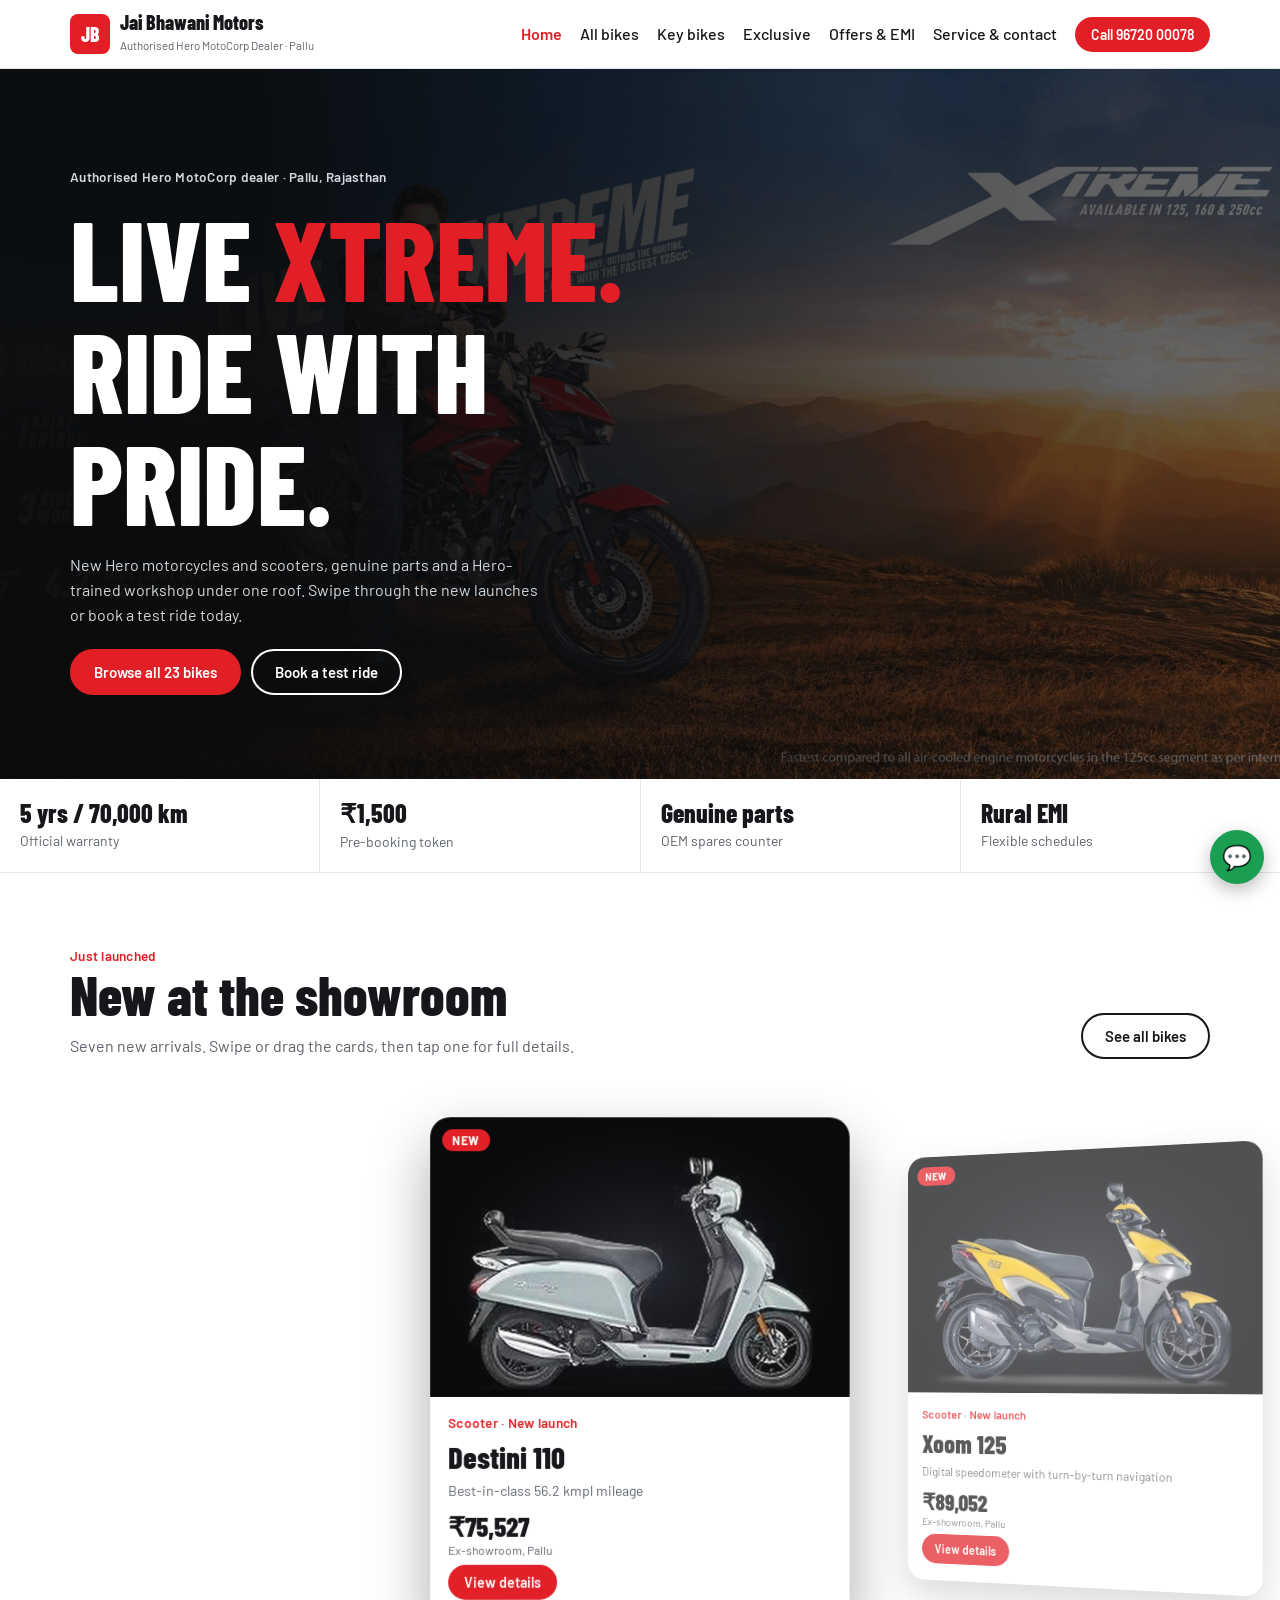
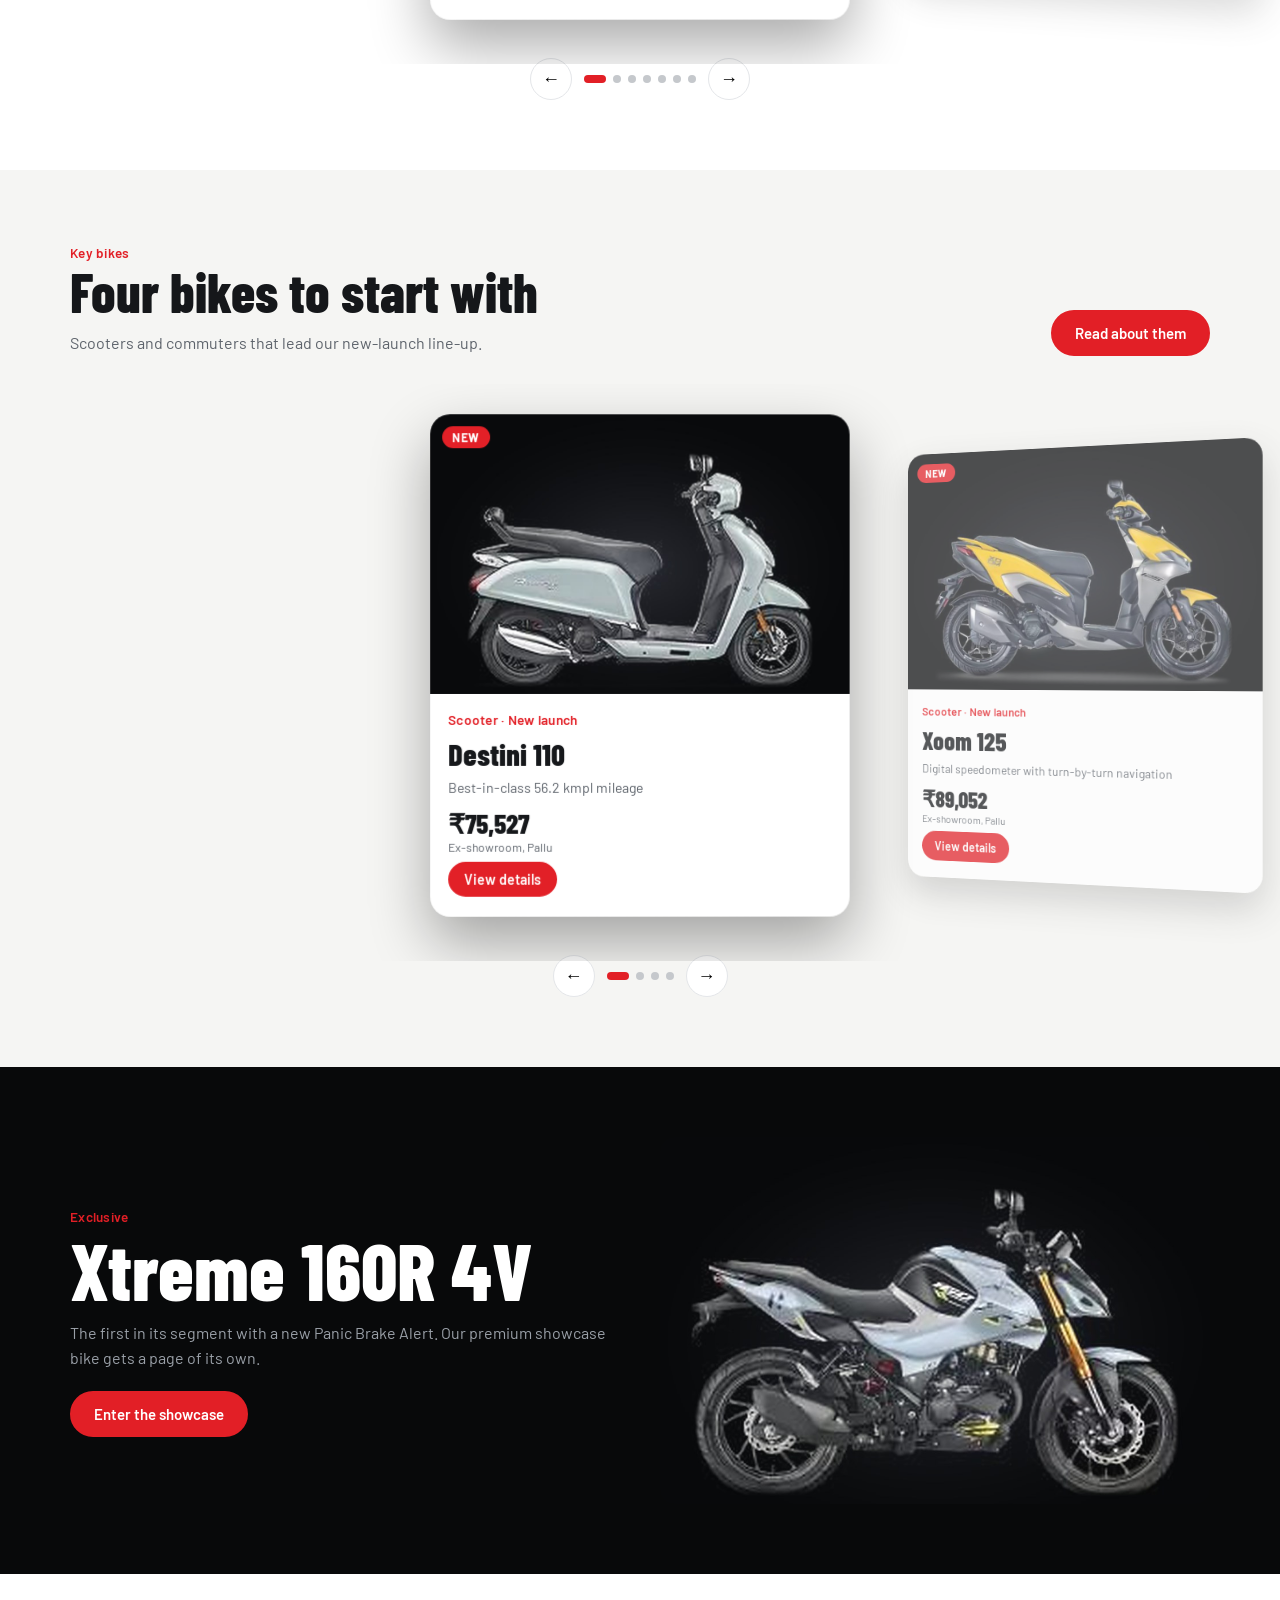
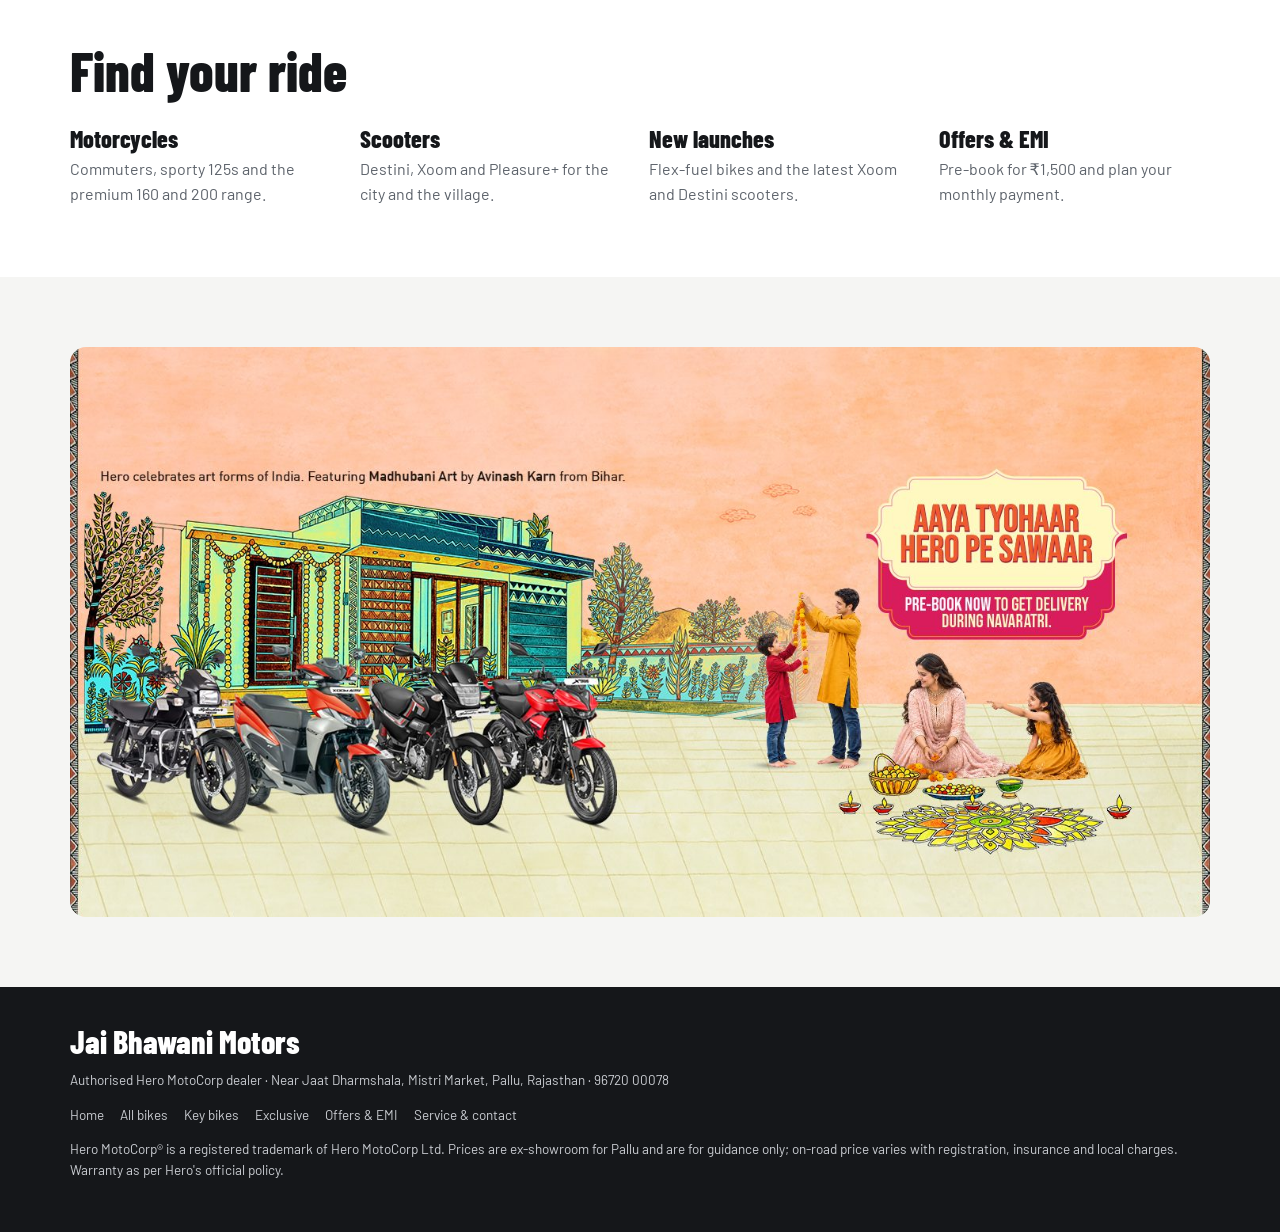
<file: index.html>
<!DOCTYPE html>
<html lang="en"><head><meta charset="UTF-8"><meta name="viewport" content="width=device-width,initial-scale=1,viewport-fit=cover">
<title>Jai Bhawani Motors — Authorised Hero MotoCorp Dealer, Pallu</title><meta name="description" content="New Hero motorcycles and scooters at Jai Bhawani Motors, Pallu. Prices, test rides, EMI and genuine service.">
<link rel="preconnect" href="https://fonts.googleapis.com"><link href="https://fonts.googleapis.com/css2?family=Barlow+Condensed:wght@600;700;800&family=Barlow:wght@400;500;600&display=swap" rel="stylesheet">
<link rel="stylesheet" href="css/style.css"></head>
<body data-page="home">
<header><div class="w nav"><a class="logo" href="index.html"><span class="mark">JB</span><span><b>Jai Bhawani Motors</b><small>Authorised Hero MotoCorp Dealer · Pallu</small></span></a>
<nav class="links" id="links"><a href="index.html" class=on>Home</a><a href="collection.html">All bikes</a><a href="featured.html">Key bikes</a><a href="exclusive.html">Exclusive</a><a href="offers.html">Offers & EMI</a><a href="contact.html">Service & contact</a></nav><a class="btn red sm" href="tel:9672000078">Call 96720 00078</a><button class="burger" id="bg" aria-label="Menu">☰</button></div></header>
<main>
<section class="hero"><img class="bg" src="images/banners/xtreme.jpg" alt=""><div class="w"><p class="tag">Authorised Hero MotoCorp dealer · Pallu, Rajasthan</p><h1>Live <em>Xtreme.</em> Ride with pride.</h1><p>New Hero motorcycles and scooters, genuine parts and a Hero-trained workshop under one roof. Swipe through the new launches or book a test ride today.</p><div class="cta" style="margin-top:22px"><a class="btn red" href="collection.html">Browse all 23 bikes</a><a class="btn light" href="contact.html#enquire">Book a test ride</a></div></div></section>
<div class="trust"><div><b>5 yrs / 70,000 km</b><span>Official warranty</span></div><div><b>₹1,500</b><span>Pre-booking token</span></div><div><b>Genuine parts</b><span>OEM spares counter</span></div><div><b>Rural EMI</b><span>Flexible schedules</span></div></div>
<section class="sec"><div class="w"><div class="head"><div><span class="tag">Just launched</span><h2>New at the showroom</h2><p class="lead">Seven new arrivals. Swipe or drag the cards, then tap one for full details.</p></div><a class="btn" href="collection.html">See all bikes</a></div></div><div data-deck="new" data-cls="" style="overflow:hidden"></div></section>
<section class="sec soft"><div class="w"><div class="head"><div><span class="tag">Key bikes</span><h2>Four bikes to start with</h2><p class="lead">Scooters and commuters that lead our new-launch line-up.</p></div><a class="btn red" href="featured.html">Read about them</a></div></div><div data-deck="featured" style="overflow:hidden"></div></section>
<section class="sec" style="background:#08090a;color:#fff"><div class="w two" style="align-items:center"><div><span class="tag">Exclusive</span><h2 style="font-size:clamp(2.6rem,7vw,5rem)">Xtreme 160R 4V</h2><p class="lead" style="color:#9aa0a8">The first in its segment with a new Panic Brake Alert. Our premium showcase bike gets a page of its own.</p><div class="cta" style="margin-top:20px"><a class="btn red" href="exclusive.html">Enter the showcase</a></div></div><a class="tile" href="exclusive.html"><img src="images/bikes/xtreme-160r-4v.jpg" alt="Xtreme 160R 4V" width="960" height="640" loading="lazy"></a></div></section>
<section class="sec"><div class="w"><h2>Find your ride</h2><div class="offers"><a href="collection.html?type=Motorcycle"><div><b>Motorcycles</b><p>Commuters, sporty 125s and the premium 160 and 200 range.</p></div></a><a href="collection.html?type=Scooter"><div><b>Scooters</b><p>Destini, Xoom and Pleasure+ for the city and the village.</p></div></a><a href="collection.html?type=new"><div><b>New launches</b><p>Flex-fuel bikes and the latest Xoom and Destini scooters.</p></div></a><a href="offers.html"><div><b>Offers &amp; EMI</b><p>Pre-book for ₹1,500 and plan your monthly payment.</p></div></a></div></div></section>
<section class="sec soft"><div class="w"><a class="promo" href="offers.html"><img src="images/banners/festive.jpg" alt="Hero festive campaign: pre-book now to get delivery during Navratri" loading="lazy"></a></div></section></main>
<footer><div class="w"><h3>Jai Bhawani Motors</h3><p>Authorised Hero MotoCorp dealer · Near Jaat Dharmshala, Mistri Market, Pallu, Rajasthan · 96720 00078</p><div class="fl"><a href="index.html" class=on>Home</a><a href="collection.html">All bikes</a><a href="featured.html">Key bikes</a><a href="exclusive.html">Exclusive</a><a href="offers.html">Offers & EMI</a><a href="contact.html">Service & contact</a></div>
<p>Hero MotoCorp® is a registered trademark of Hero MotoCorp Ltd. Prices are ex-showroom for Pallu and are for guidance only; on-road price varies with registration, insurance and local charges. Warranty as per Hero's official policy.</p></div></footer>
<a class="fab" data-wa="Hi, I would like to enquire about Hero bikes at Jai Bhawani Motors, Pallu." aria-label="WhatsApp">💬</a>
<script src="js/data.js"></script><script src="js/main.js"></script></body></html>
</file>
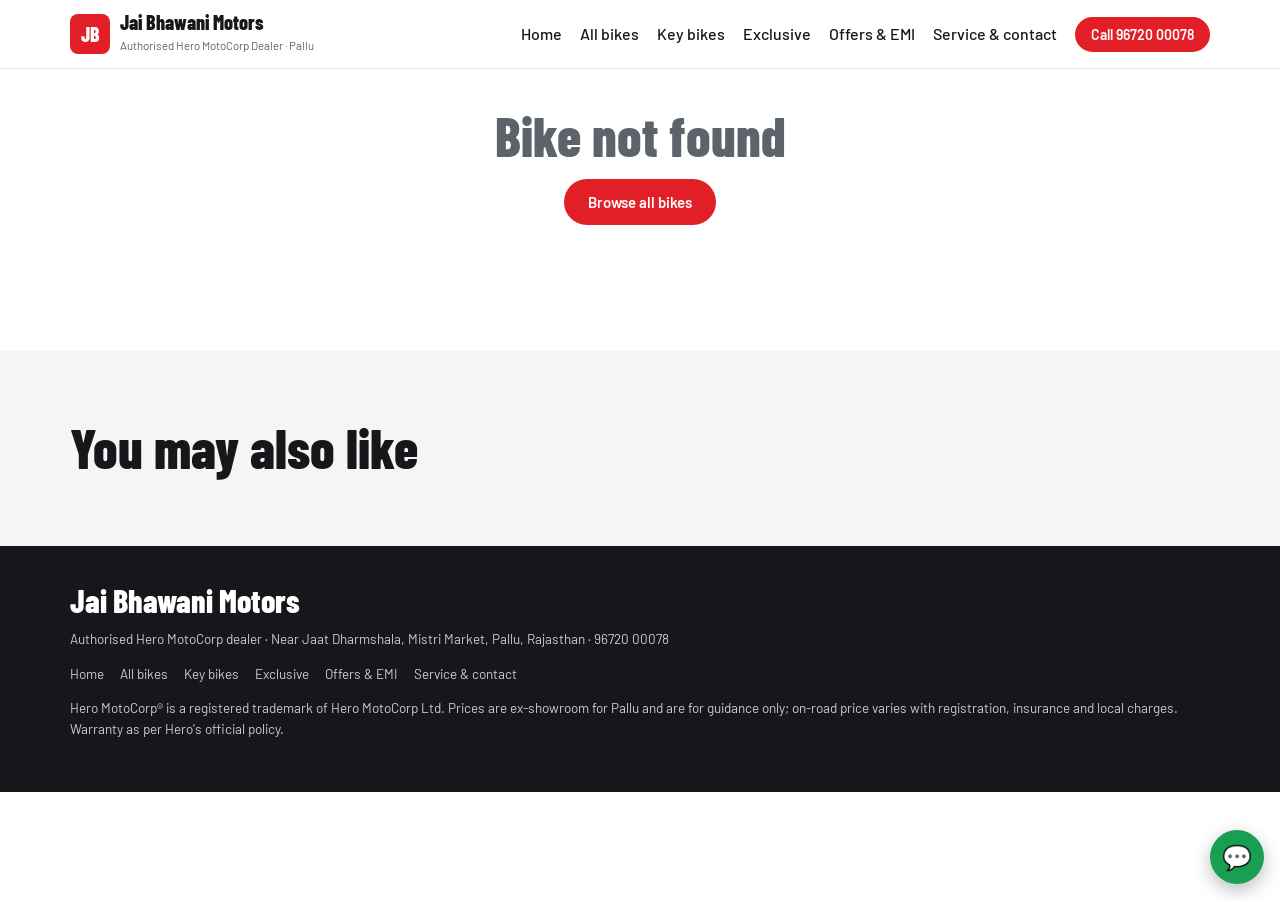
<file: bike.html>
<!DOCTYPE html>
<html lang="en"><head><meta charset="UTF-8"><meta name="viewport" content="width=device-width,initial-scale=1,viewport-fit=cover">
<title>Bike details — Jai Bhawani Motors</title><meta name="description" content="Specifications and ex-showroom price for Pallu.">
<link rel="preconnect" href="https://fonts.googleapis.com"><link href="https://fonts.googleapis.com/css2?family=Barlow+Condensed:wght@600;700;800&family=Barlow:wght@400;500;600&display=swap" rel="stylesheet">
<link rel="stylesheet" href="css/style.css"></head>
<body data-page="bike">
<header><div class="w nav"><a class="logo" href="index.html"><span class="mark">JB</span><span><b>Jai Bhawani Motors</b><small>Authorised Hero MotoCorp Dealer · Pallu</small></span></a>
<nav class="links" id="links"><a href="index.html">Home</a><a href="collection.html">All bikes</a><a href="featured.html">Key bikes</a><a href="exclusive.html">Exclusive</a><a href="offers.html">Offers & EMI</a><a href="contact.html">Service & contact</a></nav><a class="btn red sm" href="tel:9672000078">Call 96720 00078</a><button class="burger" id="bg" aria-label="Menu">☰</button></div></header>
<main>
<section class="sec" style="padding-top:0"><div class="w" id="bike"></div></section><section class="sec soft"><div class="w"><h2>You may also like</h2></div><div id="related" style="overflow:hidden"></div></section></main>
<footer><div class="w"><h3>Jai Bhawani Motors</h3><p>Authorised Hero MotoCorp dealer · Near Jaat Dharmshala, Mistri Market, Pallu, Rajasthan · 96720 00078</p><div class="fl"><a href="index.html">Home</a><a href="collection.html">All bikes</a><a href="featured.html">Key bikes</a><a href="exclusive.html">Exclusive</a><a href="offers.html">Offers & EMI</a><a href="contact.html">Service & contact</a></div>
<p>Hero MotoCorp® is a registered trademark of Hero MotoCorp Ltd. Prices are ex-showroom for Pallu and are for guidance only; on-road price varies with registration, insurance and local charges. Warranty as per Hero's official policy.</p></div></footer>
<a class="fab" data-wa="Hi, I would like to enquire about Hero bikes at Jai Bhawani Motors, Pallu." aria-label="WhatsApp">💬</a>
<script src="js/data.js"></script><script src="js/main.js"></script></body></html>
</file>
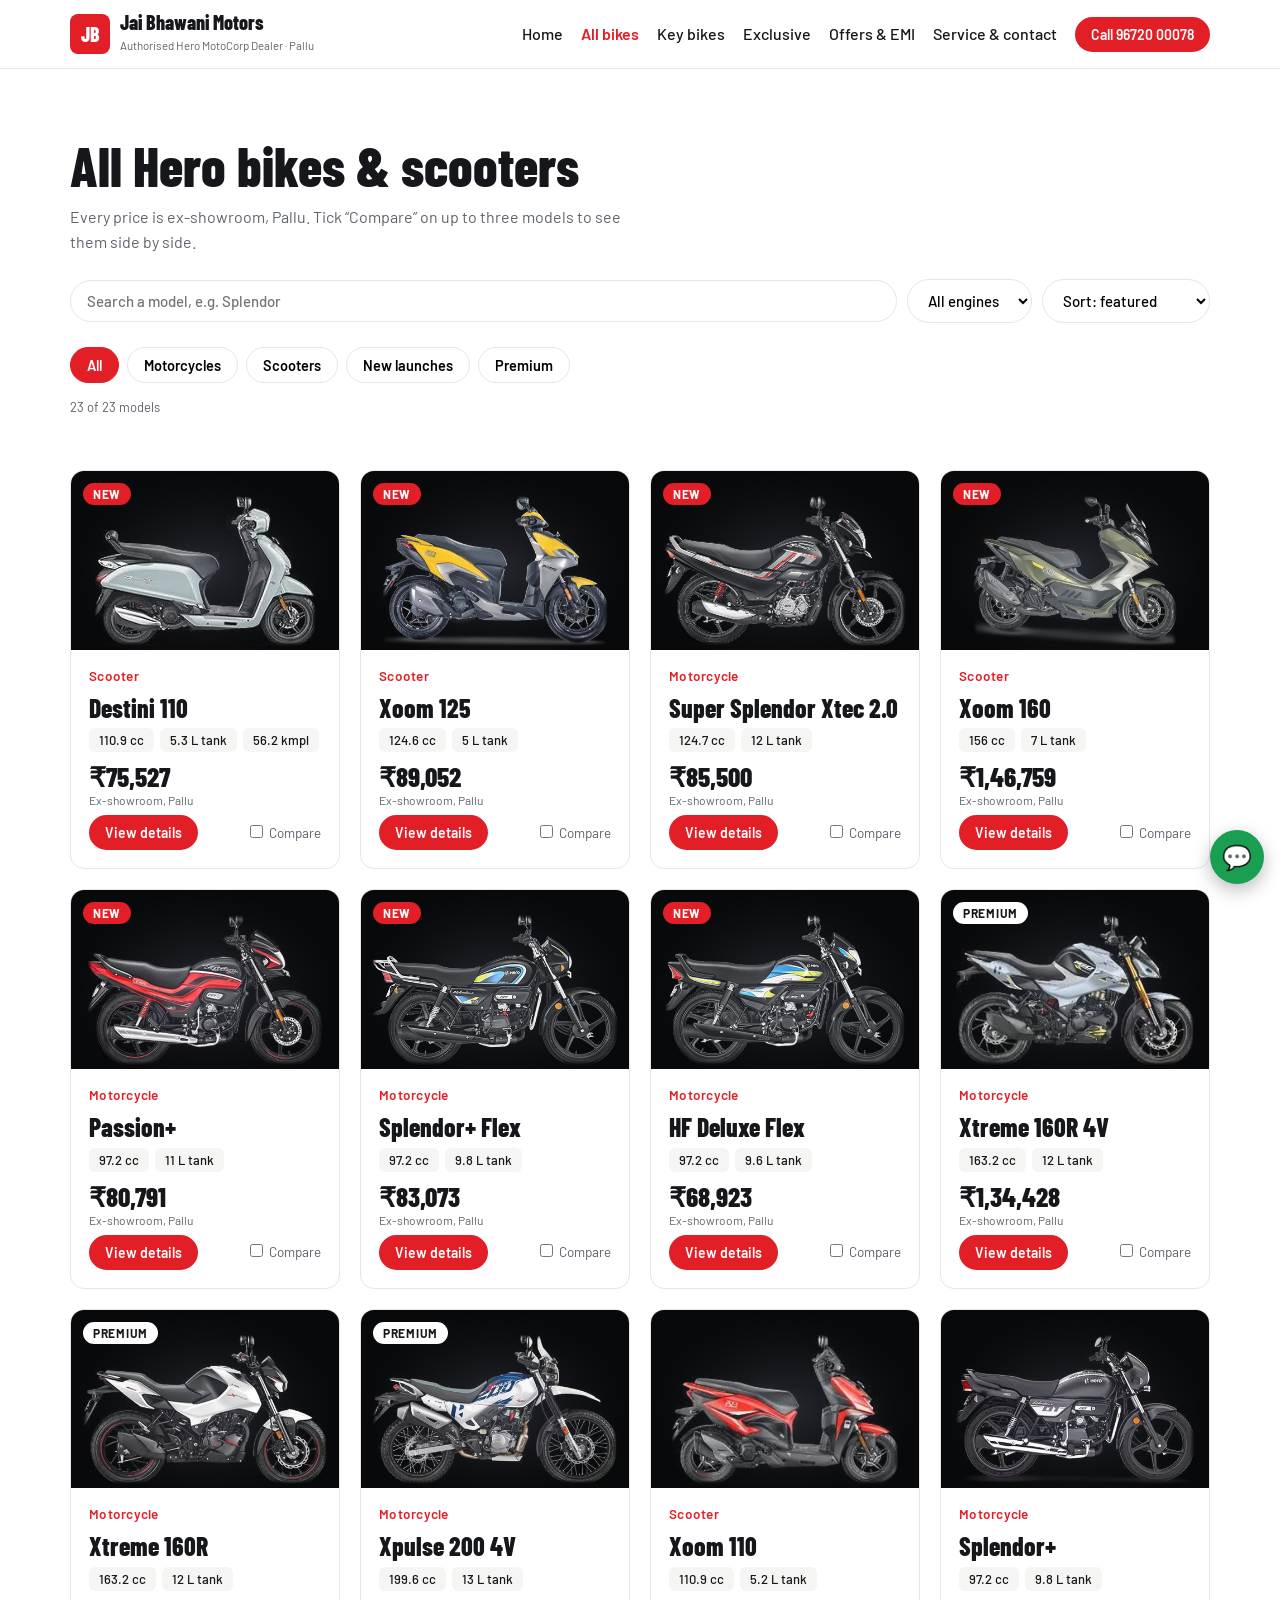
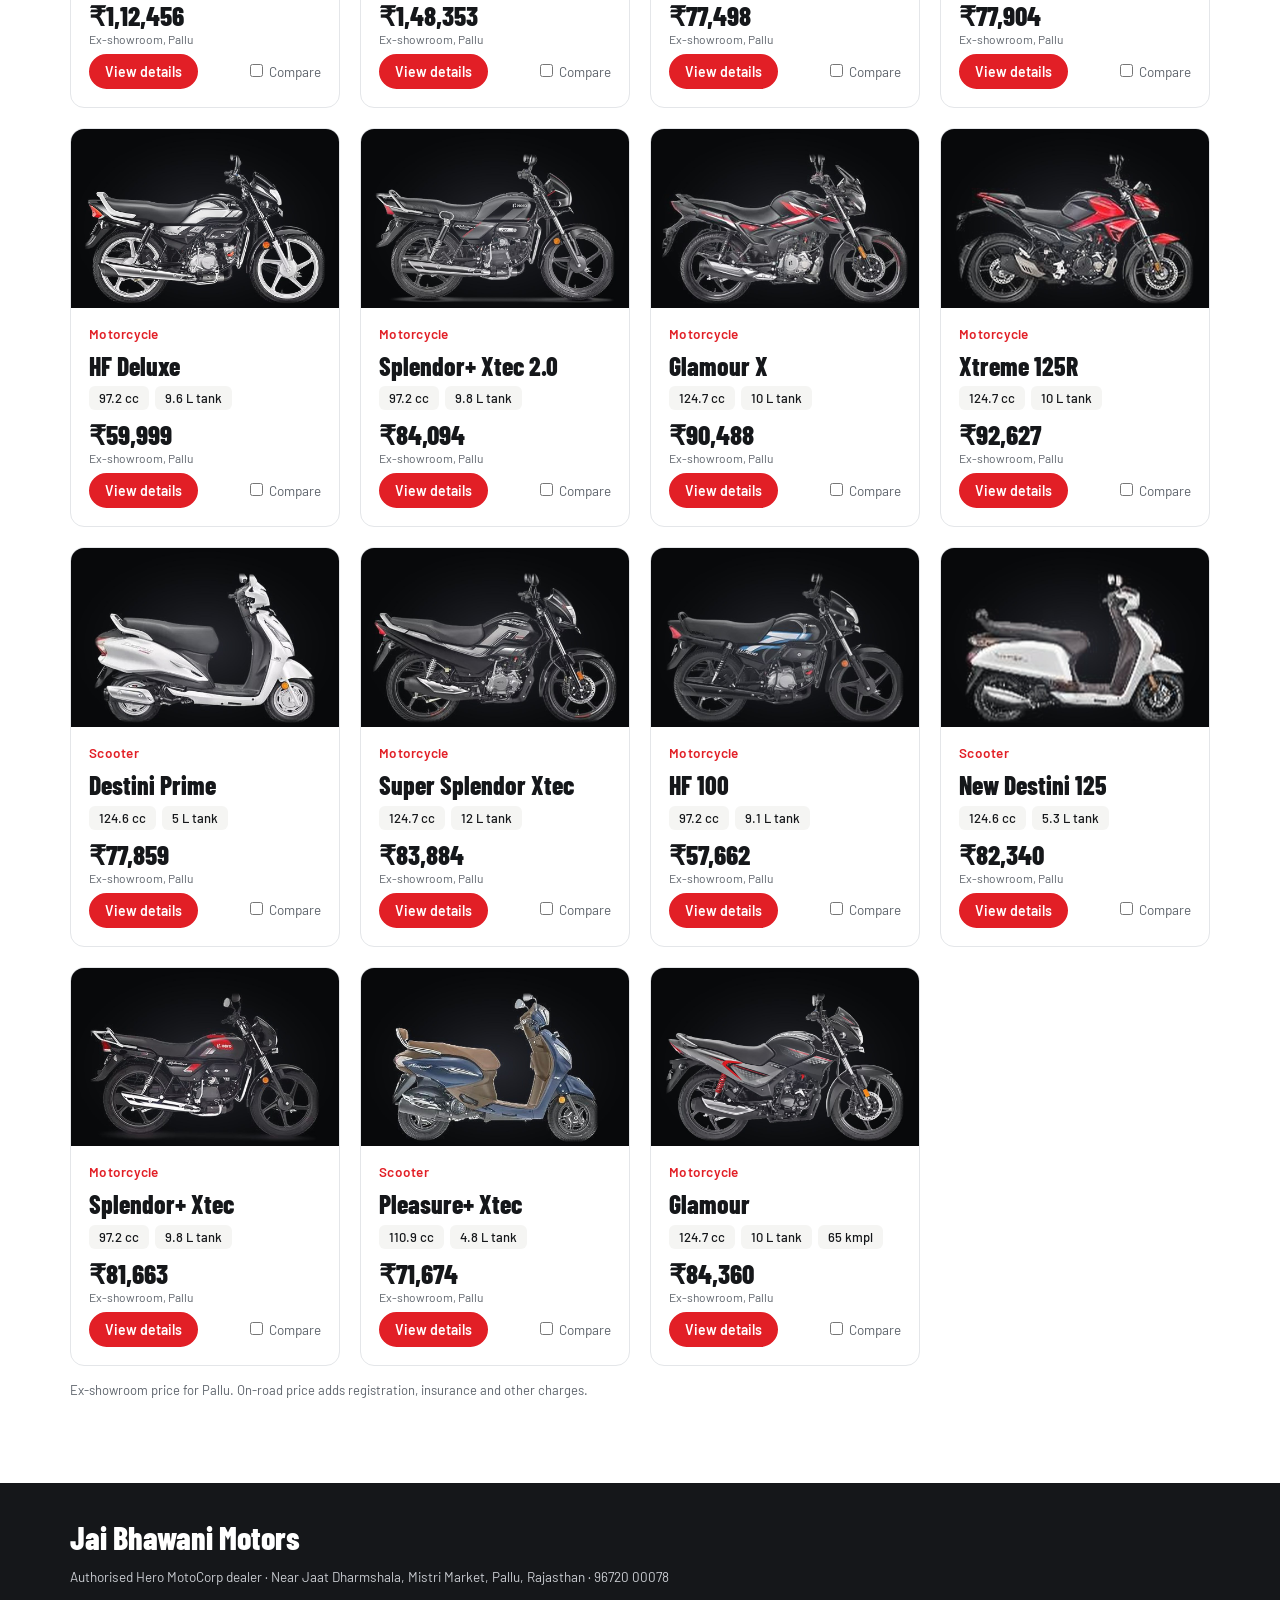
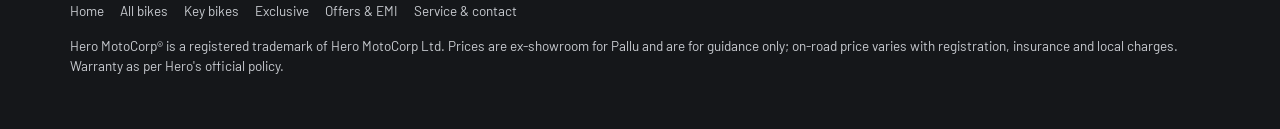
<file: collection.html>
<!DOCTYPE html>
<html lang="en"><head><meta charset="UTF-8"><meta name="viewport" content="width=device-width,initial-scale=1,viewport-fit=cover">
<title>All Hero bikes and scooters — Jai Bhawani Motors</title><meta name="description" content="Browse all 23 Hero models with ex-showroom prices for Pallu.">
<link rel="preconnect" href="https://fonts.googleapis.com"><link href="https://fonts.googleapis.com/css2?family=Barlow+Condensed:wght@600;700;800&family=Barlow:wght@400;500;600&display=swap" rel="stylesheet">
<link rel="stylesheet" href="css/style.css"></head>
<body data-page="collection">
<header><div class="w nav"><a class="logo" href="index.html"><span class="mark">JB</span><span><b>Jai Bhawani Motors</b><small>Authorised Hero MotoCorp Dealer · Pallu</small></span></a>
<nav class="links" id="links"><a href="index.html">Home</a><a href="collection.html" class=on>All bikes</a><a href="featured.html">Key bikes</a><a href="exclusive.html">Exclusive</a><a href="offers.html">Offers & EMI</a><a href="contact.html">Service & contact</a></nav><a class="btn red sm" href="tel:9672000078">Call 96720 00078</a><button class="burger" id="bg" aria-label="Menu">☰</button></div></header>
<main>
<section class="sec" style="padding-bottom:30px"><div class="w"><h2>All Hero bikes &amp; scooters</h2><p class="lead">Every price is ex-showroom, Pallu. Tick “Compare” on up to three models to see them side by side.</p>
<div class="tools"><input id="q" type="search" placeholder="Search a model, e.g. Splendor" aria-label="Search"><select id="eng" aria-label="Engine"></select><select id="sort" aria-label="Sort"><option value="">Sort: featured</option><option value="lo">Price: low to high</option><option value="hi">Price: high to low</option></select></div><div class="chips" id="chips"></div><p class="note" id="count"></p></div></section>
<section class="sec" style="padding-top:10px"><div class="w"><div class="grid" id="grid"></div><p class="note">Ex-showroom price for Pallu. On-road price adds registration, insurance and other charges.</p></div></section>
<div class="cbar" id="cbar"><span id="cn"></span><button class="btn red sm" id="cgo">Compare</button></div><div class="modal" id="cm"></div></main>
<footer><div class="w"><h3>Jai Bhawani Motors</h3><p>Authorised Hero MotoCorp dealer · Near Jaat Dharmshala, Mistri Market, Pallu, Rajasthan · 96720 00078</p><div class="fl"><a href="index.html">Home</a><a href="collection.html" class=on>All bikes</a><a href="featured.html">Key bikes</a><a href="exclusive.html">Exclusive</a><a href="offers.html">Offers & EMI</a><a href="contact.html">Service & contact</a></div>
<p>Hero MotoCorp® is a registered trademark of Hero MotoCorp Ltd. Prices are ex-showroom for Pallu and are for guidance only; on-road price varies with registration, insurance and local charges. Warranty as per Hero's official policy.</p></div></footer>
<a class="fab" data-wa="Hi, I would like to enquire about Hero bikes at Jai Bhawani Motors, Pallu." aria-label="WhatsApp">💬</a>
<script src="js/data.js"></script><script src="js/main.js"></script></body></html>
</file>
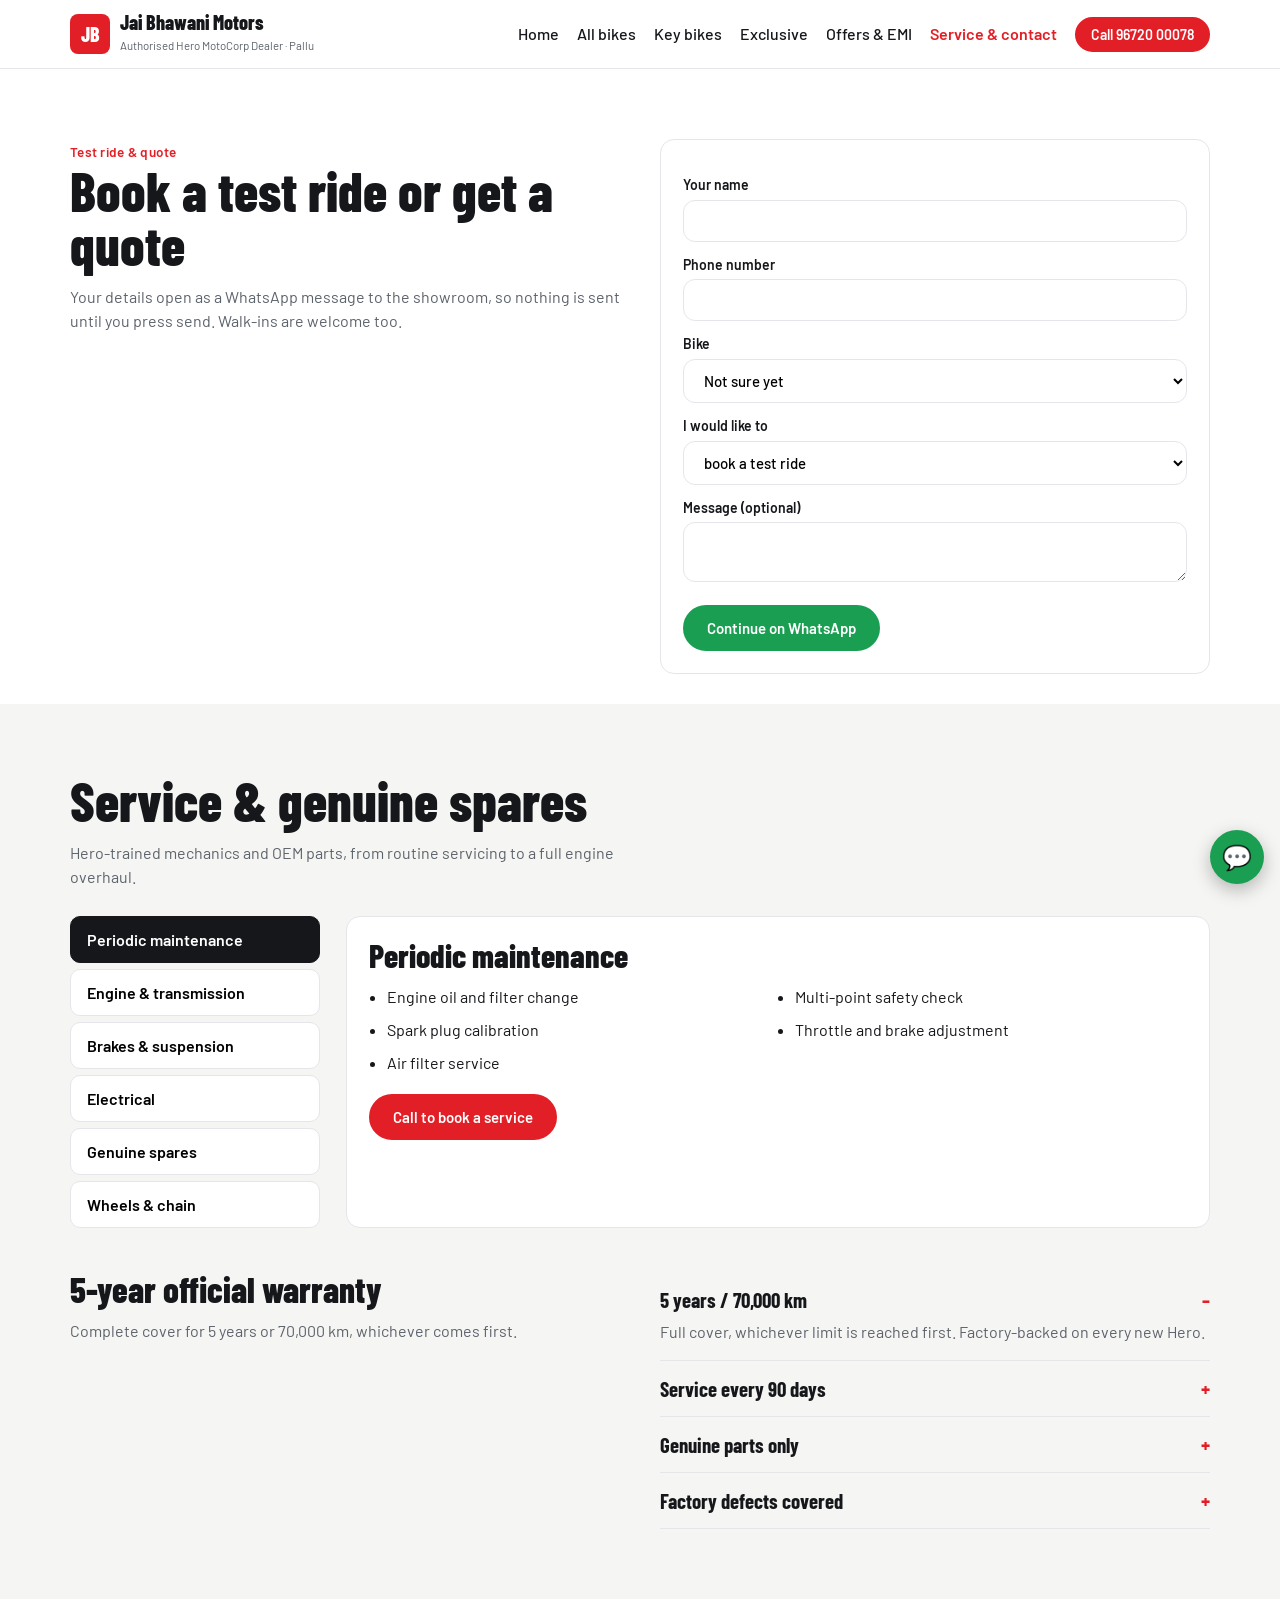
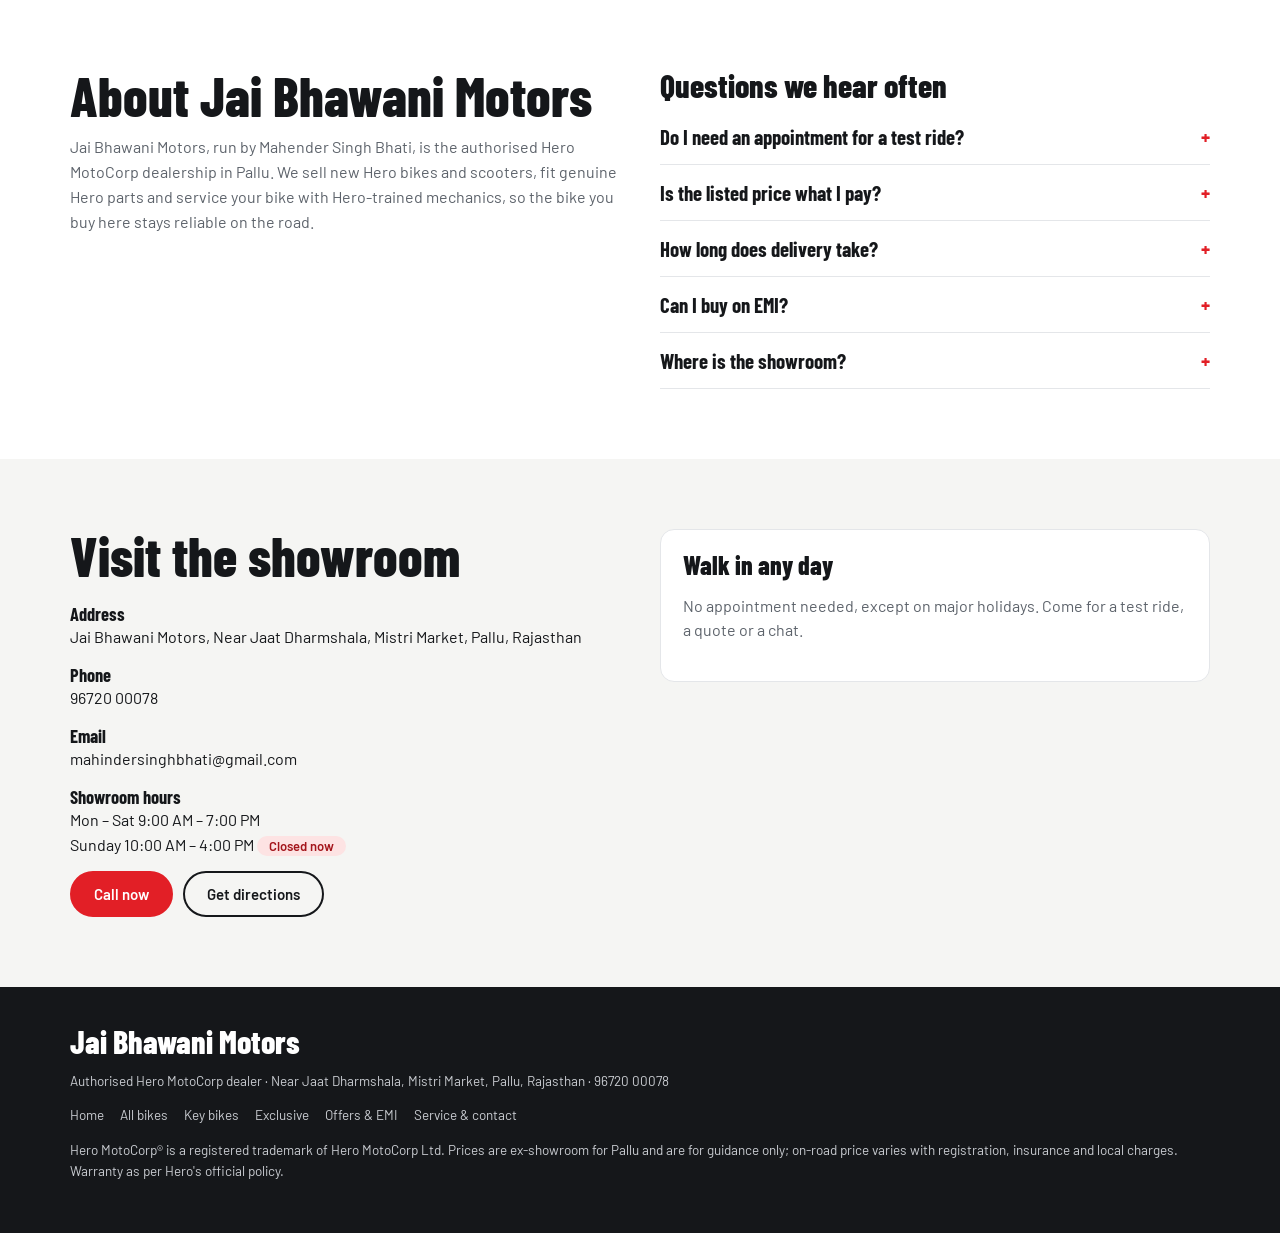
<file: contact.html>
<!DOCTYPE html>
<html lang="en"><head><meta charset="UTF-8"><meta name="viewport" content="width=device-width,initial-scale=1,viewport-fit=cover">
<title>Service, about and contact — Jai Bhawani Motors</title><meta name="description" content="Book a test ride, service your Hero, and find the Pallu showroom.">
<link rel="preconnect" href="https://fonts.googleapis.com"><link href="https://fonts.googleapis.com/css2?family=Barlow+Condensed:wght@600;700;800&family=Barlow:wght@400;500;600&display=swap" rel="stylesheet">
<link rel="stylesheet" href="css/style.css"></head>
<body data-page="contact">
<header><div class="w nav"><a class="logo" href="index.html"><span class="mark">JB</span><span><b>Jai Bhawani Motors</b><small>Authorised Hero MotoCorp Dealer · Pallu</small></span></a>
<nav class="links" id="links"><a href="index.html">Home</a><a href="collection.html">All bikes</a><a href="featured.html">Key bikes</a><a href="exclusive.html">Exclusive</a><a href="offers.html">Offers & EMI</a><a href="contact.html" class=on>Service & contact</a></nav><a class="btn red sm" href="tel:9672000078">Call 96720 00078</a><button class="burger" id="bg" aria-label="Menu">☰</button></div></header>
<main>
<section class="sec" style="padding-bottom:30px" id="enquire"><div class="w two"><div><span class="tag">Test ride &amp; quote</span><h2>Book a test ride or get a quote</h2><p class="lead">Your details open as a WhatsApp message to the showroom, so nothing is sent until you press send. Walk-ins are welcome too.</p></div>
<div class="panel"><label for="fn">Your name</label><input id="fn" autocomplete="name"><label for="fp">Phone number</label><input id="fp" inputmode="tel" autocomplete="tel"><label for="fb">Bike</label><select id="fb"></select><label for="fr">I would like to</label><select id="fr"><option>book a test ride</option><option>get the on-road price</option><option>know about EMI and finance</option><option>know about exchange</option></select><label for="fm">Message (optional)</label><textarea id="fm" rows="2"></textarea><p style="margin:16px 0 0"><button class="btn wa" id="send" type="button">Continue on WhatsApp</button></p></div></div></section>
<section class="sec soft"><div class="w"><h2>Service &amp; genuine spares</h2><p class="lead">Hero-trained mechanics and OEM parts, from routine servicing to a full engine overhaul.</p><div class="st"><div class="sl" role="tablist" id="stabs"></div><div class="panel sp" id="spanel"></div></div><div class="two" style="margin-top:44px"><div><h3 style="font-size:2.2rem">5-year official warranty</h3><p class="lead">Complete cover for 5 years or 70,000 km, whichever comes first.</p></div><div id="acc"></div></div></div></section>
<section class="sec"><div class="w two"><div><h2>About Jai Bhawani Motors</h2><p class="lead">Jai Bhawani Motors, run by Mahender Singh Bhati, is the authorised Hero MotoCorp dealership in Pallu. We sell new Hero bikes and scooters, fit genuine Hero parts and service your bike with Hero-trained mechanics, so the bike you buy here stays reliable on the road.</p></div><div><h3 style="font-size:2rem;margin-bottom:8px">Questions we hear often</h3><div id="faqs"></div></div></div></section>
<section class="sec soft"><div class="w two"><div class="info"><h2 style="margin-bottom:20px">Visit the showroom</h2><p><b>Address</b>Jai Bhawani Motors, Near Jaat Dharmshala, Mistri Market, Pallu, Rajasthan</p><p><b>Phone</b><a href="tel:9672000078">96720 00078</a></p><p><b>Email</b><a href="mailto:mahindersinghbhati@gmail.com">mahindersinghbhati@gmail.com</a></p><p><b>Showroom hours</b>Mon – Sat 9:00 AM – 7:00 PM<br>Sunday 10:00 AM – 4:00 PM <span class="open-now" id="on"></span></p><div class="cta"><a class="btn red" href="tel:9672000078">Call now</a><a class="btn" target="_blank" rel="noopener" href="https://maps.google.com/?q=Pallu+Hanumangarh+Rajasthan+Mistri+Market">Get directions</a></div></div><div class="panel"><h3>Walk in any day</h3><p class="mut">No appointment needed, except on major holidays. Come for a test ride, a quote or a chat.</p></div></div></section></main>
<footer><div class="w"><h3>Jai Bhawani Motors</h3><p>Authorised Hero MotoCorp dealer · Near Jaat Dharmshala, Mistri Market, Pallu, Rajasthan · 96720 00078</p><div class="fl"><a href="index.html">Home</a><a href="collection.html">All bikes</a><a href="featured.html">Key bikes</a><a href="exclusive.html">Exclusive</a><a href="offers.html">Offers & EMI</a><a href="contact.html" class=on>Service & contact</a></div>
<p>Hero MotoCorp® is a registered trademark of Hero MotoCorp Ltd. Prices are ex-showroom for Pallu and are for guidance only; on-road price varies with registration, insurance and local charges. Warranty as per Hero's official policy.</p></div></footer>
<a class="fab" data-wa="Hi, I would like to enquire about Hero bikes at Jai Bhawani Motors, Pallu." aria-label="WhatsApp">💬</a>
<script src="js/data.js"></script><script src="js/main.js"></script></body></html>
</file>
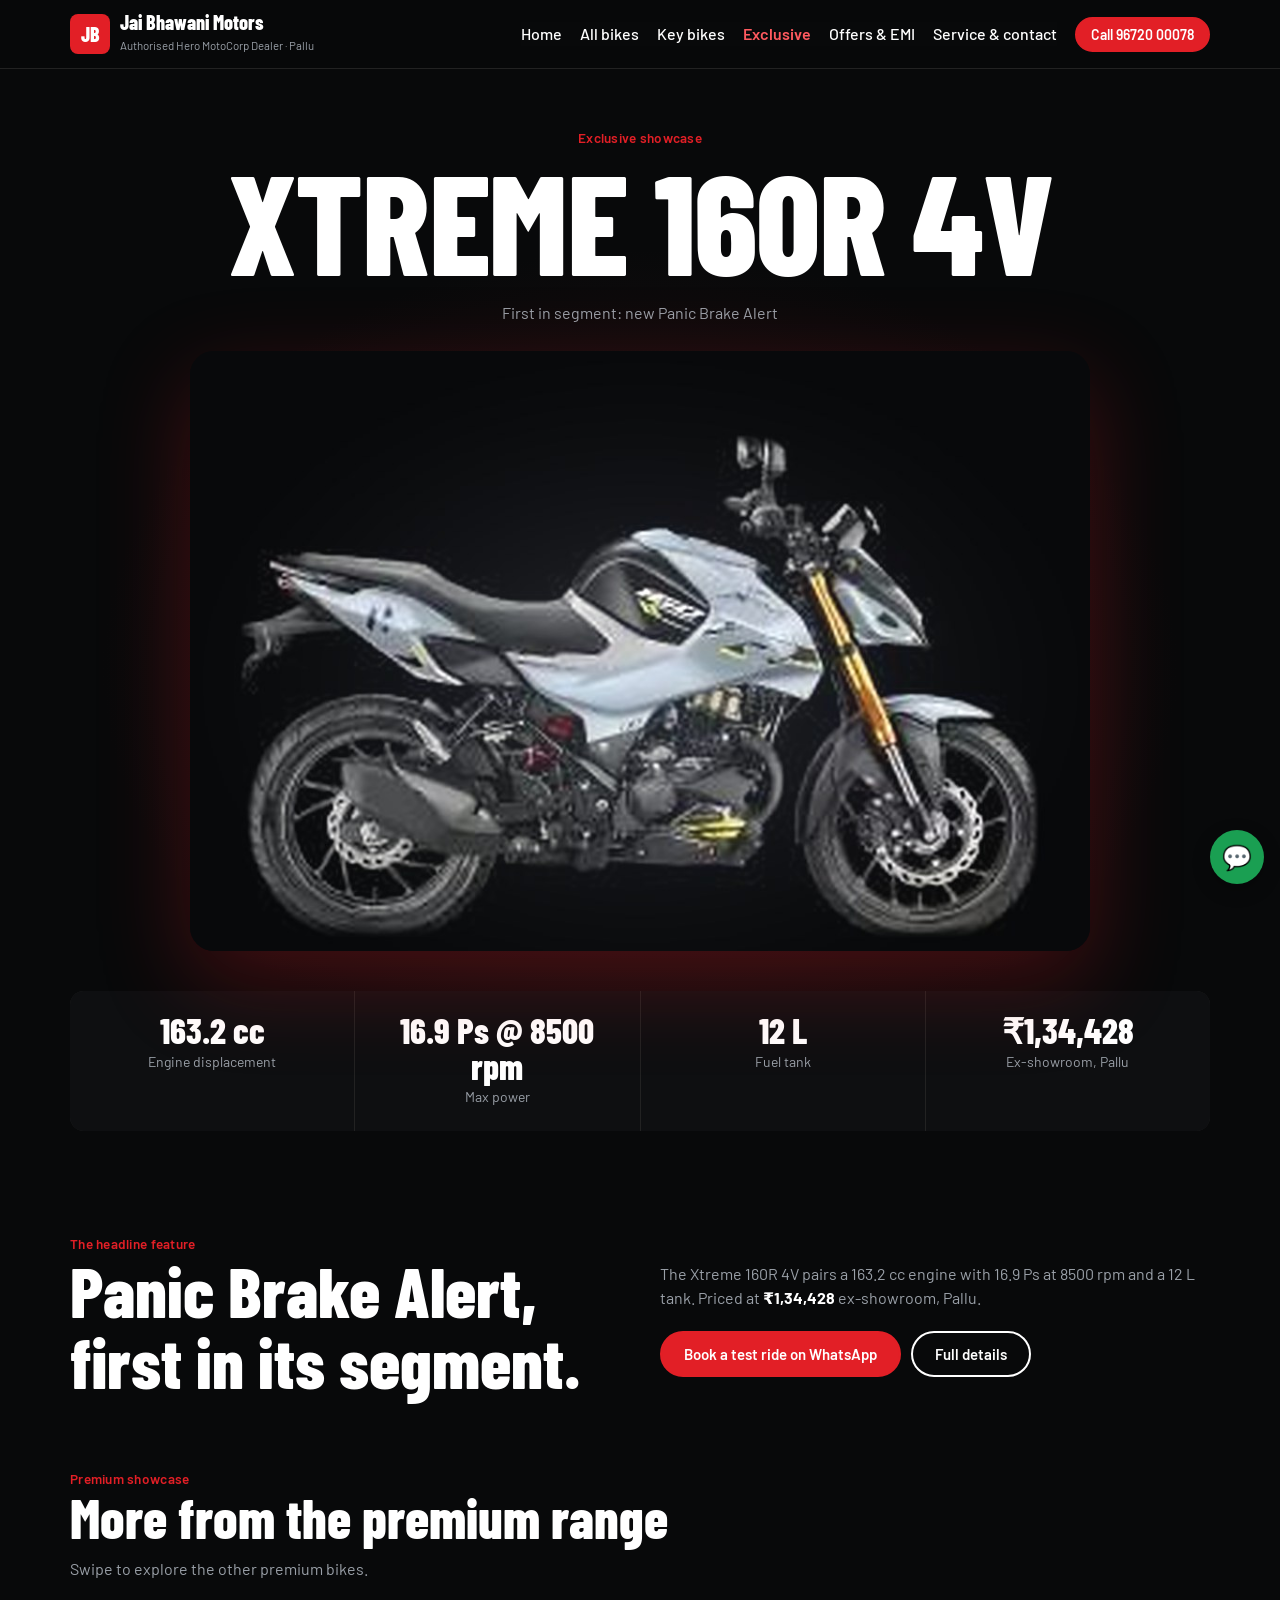
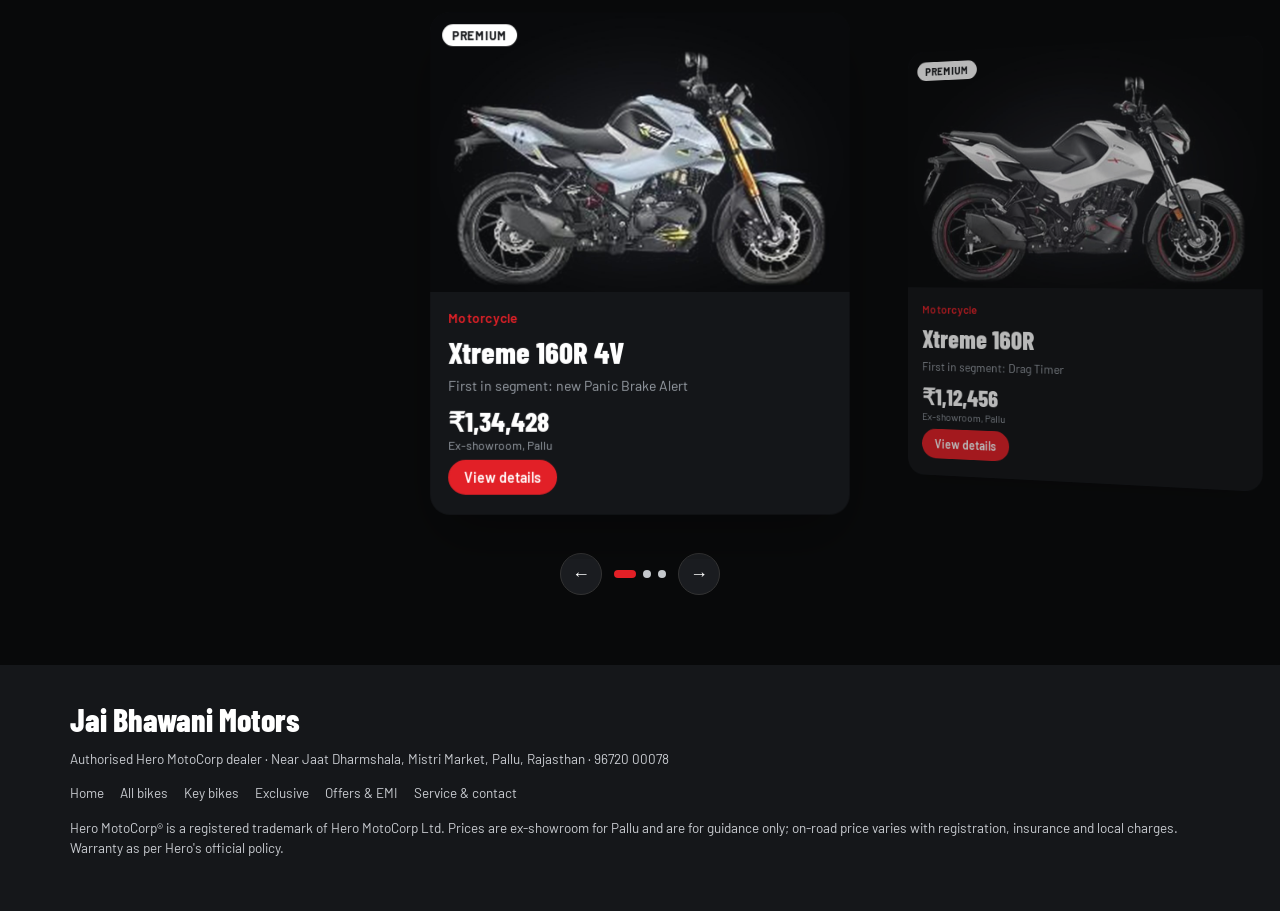
<file: exclusive.html>
<!DOCTYPE html>
<html lang="en"><head><meta charset="UTF-8"><meta name="viewport" content="width=device-width,initial-scale=1,viewport-fit=cover">
<title>Xtreme 160R 4V — Exclusive showcase | Jai Bhawani Motors</title><meta name="description" content="The Xtreme 160R 4V, first in segment with Panic Brake Alert, at Jai Bhawani Motors, Pallu.">
<link rel="preconnect" href="https://fonts.googleapis.com"><link href="https://fonts.googleapis.com/css2?family=Barlow+Condensed:wght@600;700;800&family=Barlow:wght@400;500;600&display=swap" rel="stylesheet">
<link rel="stylesheet" href="css/style.css"></head>
<body data-page="exclusive" class="dark">
<header><div class="w nav"><a class="logo" href="index.html"><span class="mark">JB</span><span><b>Jai Bhawani Motors</b><small>Authorised Hero MotoCorp Dealer · Pallu</small></span></a>
<nav class="links" id="links"><a href="index.html">Home</a><a href="collection.html">All bikes</a><a href="featured.html">Key bikes</a><a href="exclusive.html" class=on>Exclusive</a><a href="offers.html">Offers & EMI</a><a href="contact.html">Service & contact</a></nav><a class="btn red sm" href="tel:9672000078">Call 96720 00078</a><button class="burger" id="bg" aria-label="Menu">☰</button></div></header>
<main>
<section class="ex-hero"><div class="w"><span class="tag">Exclusive showcase</span><h1 id="exname"></h1><p class="lead" style="margin:10px auto 26px" id="exhl"></p>
<div class="ex-stage"><div class="tile"><img id="eximg" alt="Xtreme 160R 4V" width="960" height="640"></div></div><div class="stats" id="exstats"></div></div></section>
<section class="sec"><div class="w ex-story"><div><span class="tag">The headline feature</span><h2>Panic Brake Alert, first in its segment.</h2></div><div><p class="lead">The Xtreme 160R 4V pairs a 163.2 cc engine with 16.9 Ps at 8500 rpm and a 12 L tank. Priced at <b id="exprice" style="color:#fff"></b> ex-showroom, Pallu.</p><div class="cta" style="margin-top:20px"><a class="btn red" data-exwa>Book a test ride on WhatsApp</a><a class="btn light" id="exdet">Full details</a></div></div></div></section>
<section class="sec" style="padding-top:0"><div class="w"><span class="tag">Premium showcase</span><h2>More from the premium range</h2><p class="lead">Swipe to explore the other premium bikes.</p></div><div data-deck="premium" style="overflow:hidden"></div></section></main>
<footer><div class="w"><h3>Jai Bhawani Motors</h3><p>Authorised Hero MotoCorp dealer · Near Jaat Dharmshala, Mistri Market, Pallu, Rajasthan · 96720 00078</p><div class="fl"><a href="index.html">Home</a><a href="collection.html">All bikes</a><a href="featured.html">Key bikes</a><a href="exclusive.html" class=on>Exclusive</a><a href="offers.html">Offers & EMI</a><a href="contact.html">Service & contact</a></div>
<p>Hero MotoCorp® is a registered trademark of Hero MotoCorp Ltd. Prices are ex-showroom for Pallu and are for guidance only; on-road price varies with registration, insurance and local charges. Warranty as per Hero's official policy.</p></div></footer>
<a class="fab" data-wa="Hi, I would like to enquire about Hero bikes at Jai Bhawani Motors, Pallu." aria-label="WhatsApp">💬</a>
<script src="js/data.js"></script><script src="js/main.js"></script></body></html>
</file>
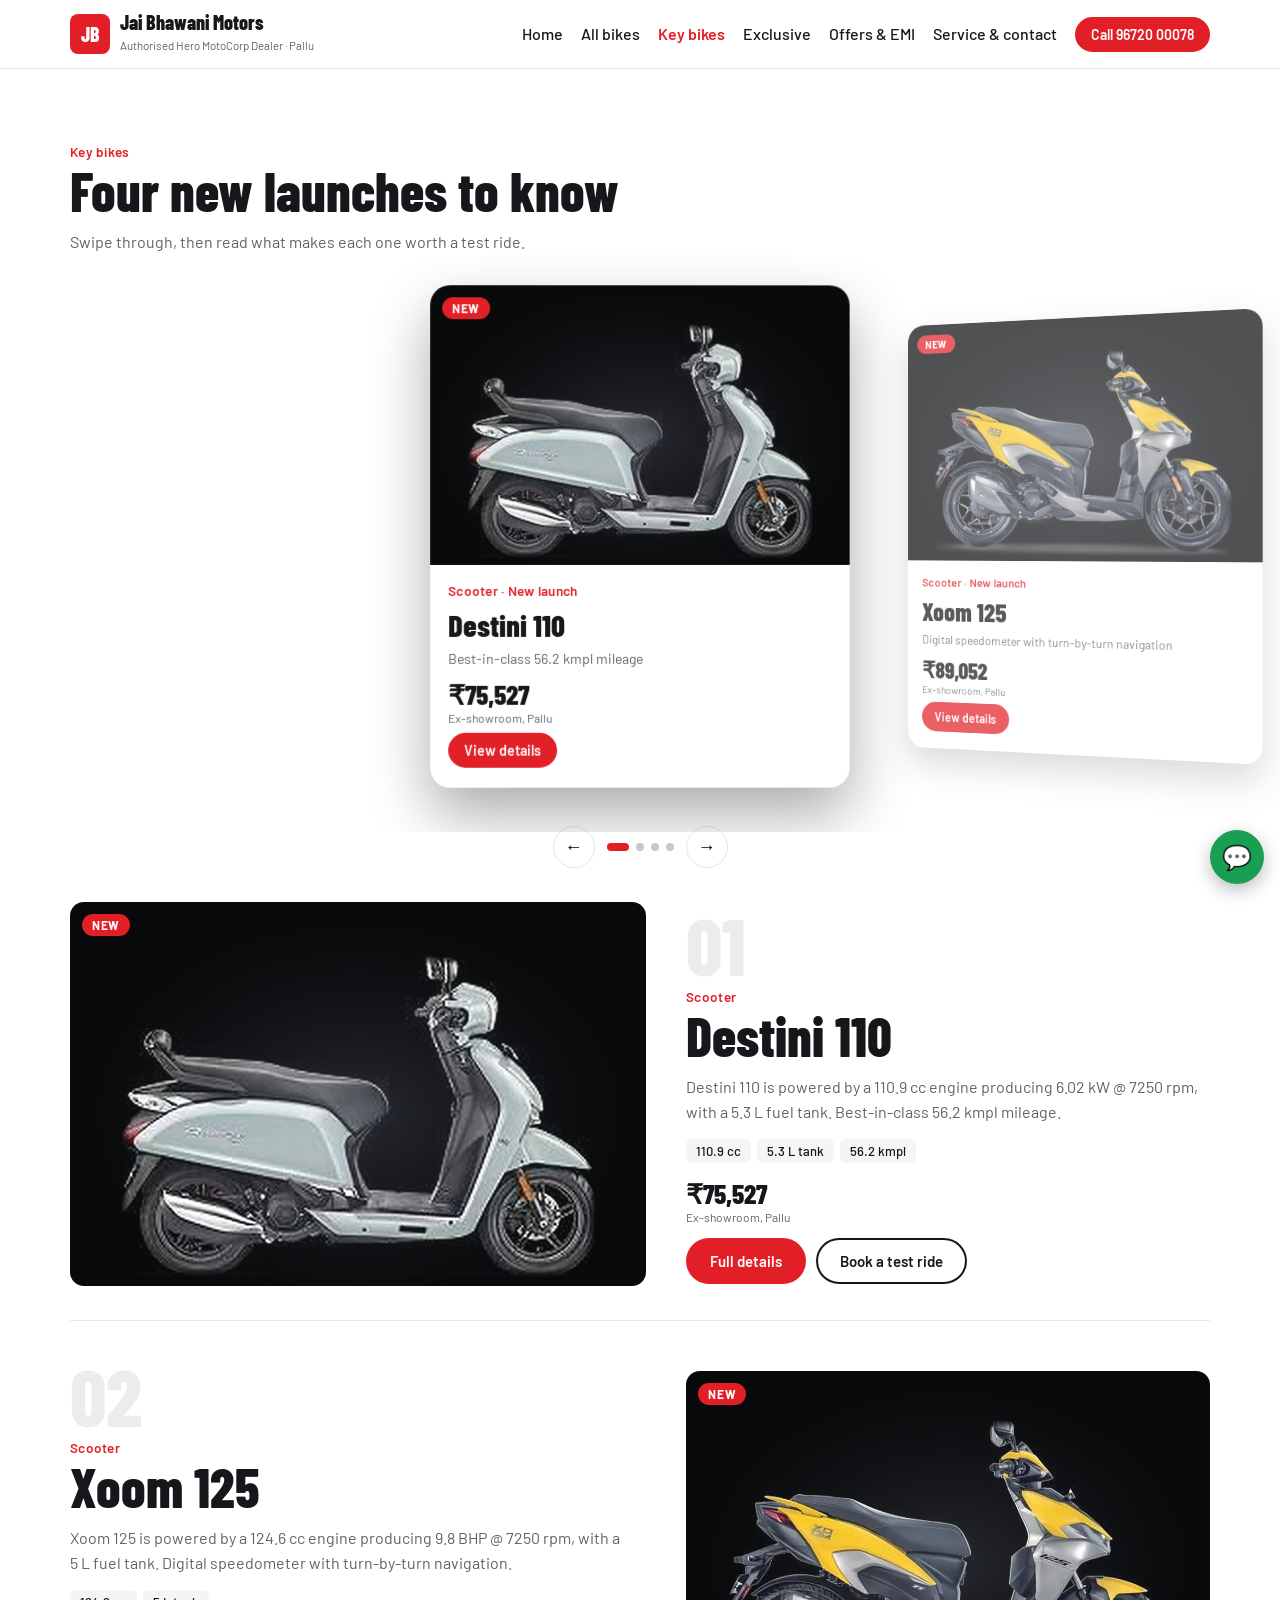
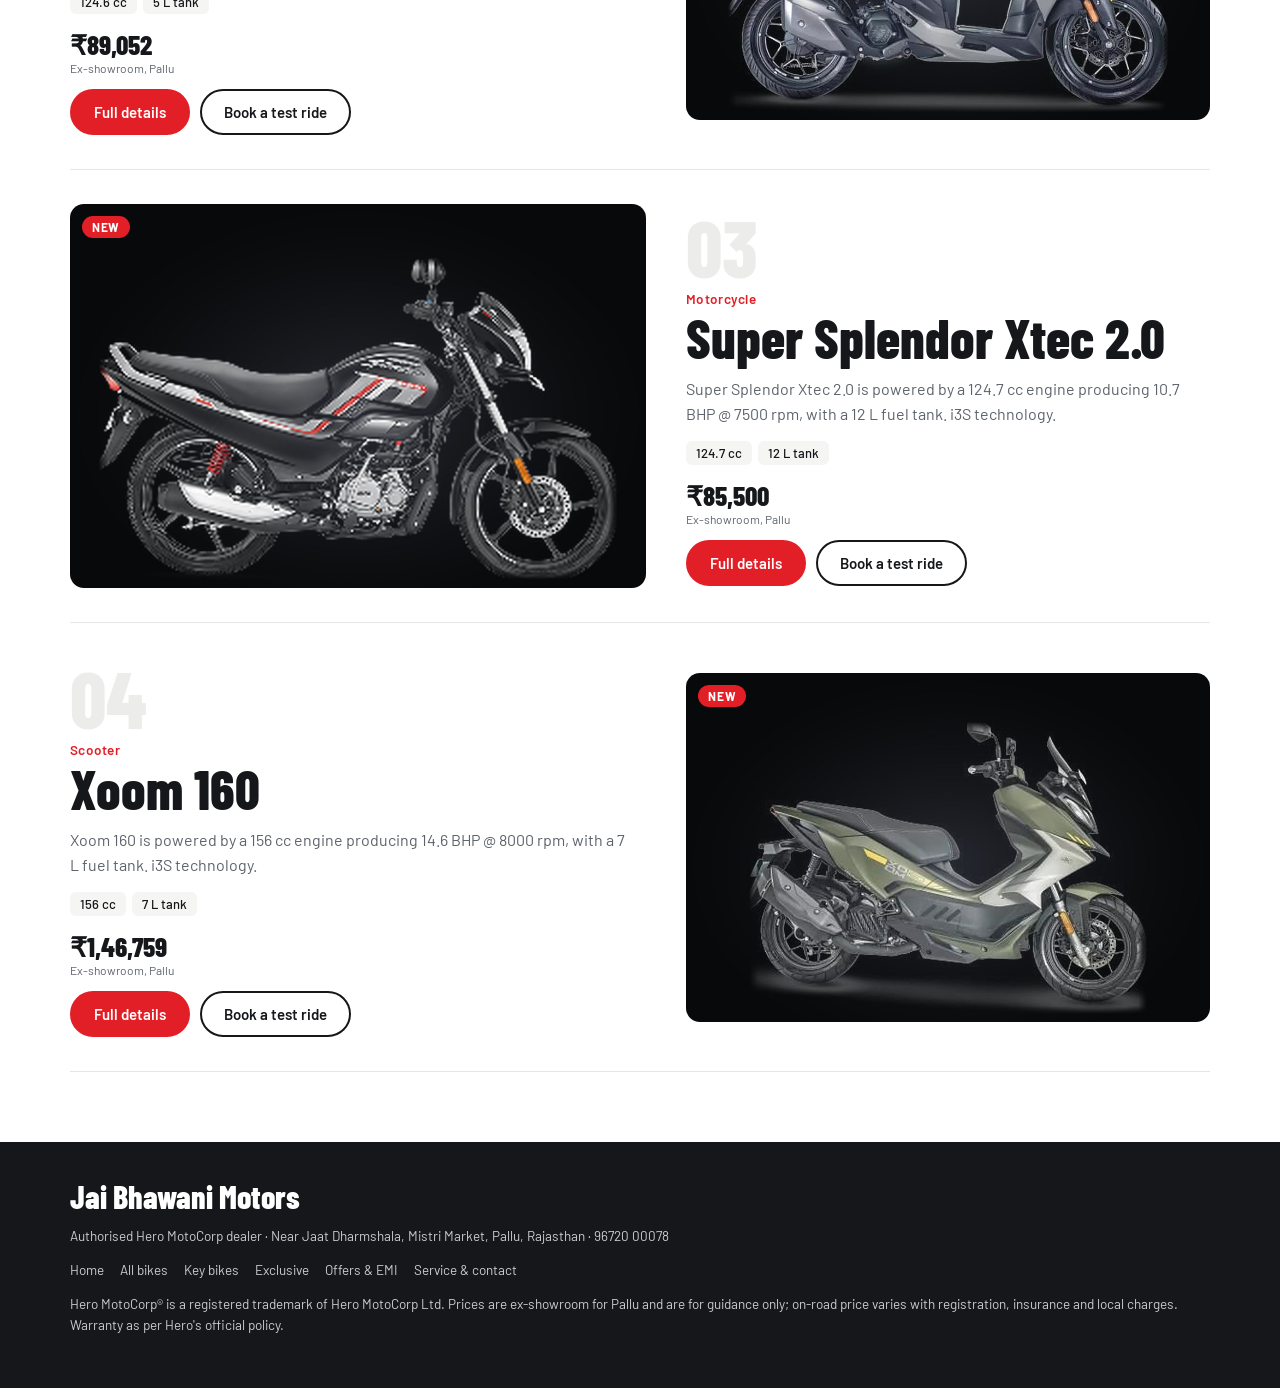
<file: featured.html>
<!DOCTYPE html>
<html lang="en"><head><meta charset="UTF-8"><meta name="viewport" content="width=device-width,initial-scale=1,viewport-fit=cover">
<title>Key bikes — Jai Bhawani Motors</title><meta name="description" content="Four new Hero launches at Jai Bhawani Motors, Pallu.">
<link rel="preconnect" href="https://fonts.googleapis.com"><link href="https://fonts.googleapis.com/css2?family=Barlow+Condensed:wght@600;700;800&family=Barlow:wght@400;500;600&display=swap" rel="stylesheet">
<link rel="stylesheet" href="css/style.css"></head>
<body data-page="featured">
<header><div class="w nav"><a class="logo" href="index.html"><span class="mark">JB</span><span><b>Jai Bhawani Motors</b><small>Authorised Hero MotoCorp Dealer · Pallu</small></span></a>
<nav class="links" id="links"><a href="index.html">Home</a><a href="collection.html">All bikes</a><a href="featured.html" class=on>Key bikes</a><a href="exclusive.html">Exclusive</a><a href="offers.html">Offers & EMI</a><a href="contact.html">Service & contact</a></nav><a class="btn red sm" href="tel:9672000078">Call 96720 00078</a><button class="burger" id="bg" aria-label="Menu">☰</button></div></header>
<main>
<section class="sec" style="padding-bottom:0"><div class="w"><span class="tag">Key bikes</span><h2>Four new launches to know</h2><p class="lead">Swipe through, then read what makes each one worth a test ride.</p></div><div data-deck="featured" style="overflow:hidden"></div></section>
<section class="sec" style="padding-top:0"><div class="w" id="ed"></div></section>
<script>document.addEventListener("DOMContentLoaded",()=>{document.getElementById("ed").innerHTML=BIKES.filter(b=>b.featured).map((b,i)=>`<div class="ed reveal"><a class="tile" href="bike.html?id=${b.id}"><img src="images/bikes/${b.id}.jpg" alt="${b.name}" width="960" height="640" loading="lazy"><span class="badge">New</span></a><div><div class="num">0${i+1}</div><span class="tag">${b.type}</span><h2>${b.name}</h2><p class="lead">${desc(b)}</p><div class="pills" style="margin:14px 0">${pills(b)}</div>${priceBox(b)}<div class="cta" style="margin-top:14px"><a class="btn red" href="bike.html?id=${b.id}">Full details</a><a class="btn" href="contact.html?bike=${b.id}#enquire">Book a test ride</a></div></div></div>`).join("");document.querySelectorAll("#ed .reveal").forEach(e=>e.classList.add("in"))});</script></main>
<footer><div class="w"><h3>Jai Bhawani Motors</h3><p>Authorised Hero MotoCorp dealer · Near Jaat Dharmshala, Mistri Market, Pallu, Rajasthan · 96720 00078</p><div class="fl"><a href="index.html">Home</a><a href="collection.html">All bikes</a><a href="featured.html" class=on>Key bikes</a><a href="exclusive.html">Exclusive</a><a href="offers.html">Offers & EMI</a><a href="contact.html">Service & contact</a></div>
<p>Hero MotoCorp® is a registered trademark of Hero MotoCorp Ltd. Prices are ex-showroom for Pallu and are for guidance only; on-road price varies with registration, insurance and local charges. Warranty as per Hero's official policy.</p></div></footer>
<a class="fab" data-wa="Hi, I would like to enquire about Hero bikes at Jai Bhawani Motors, Pallu." aria-label="WhatsApp">💬</a>
<script src="js/data.js"></script><script src="js/main.js"></script></body></html>
</file>
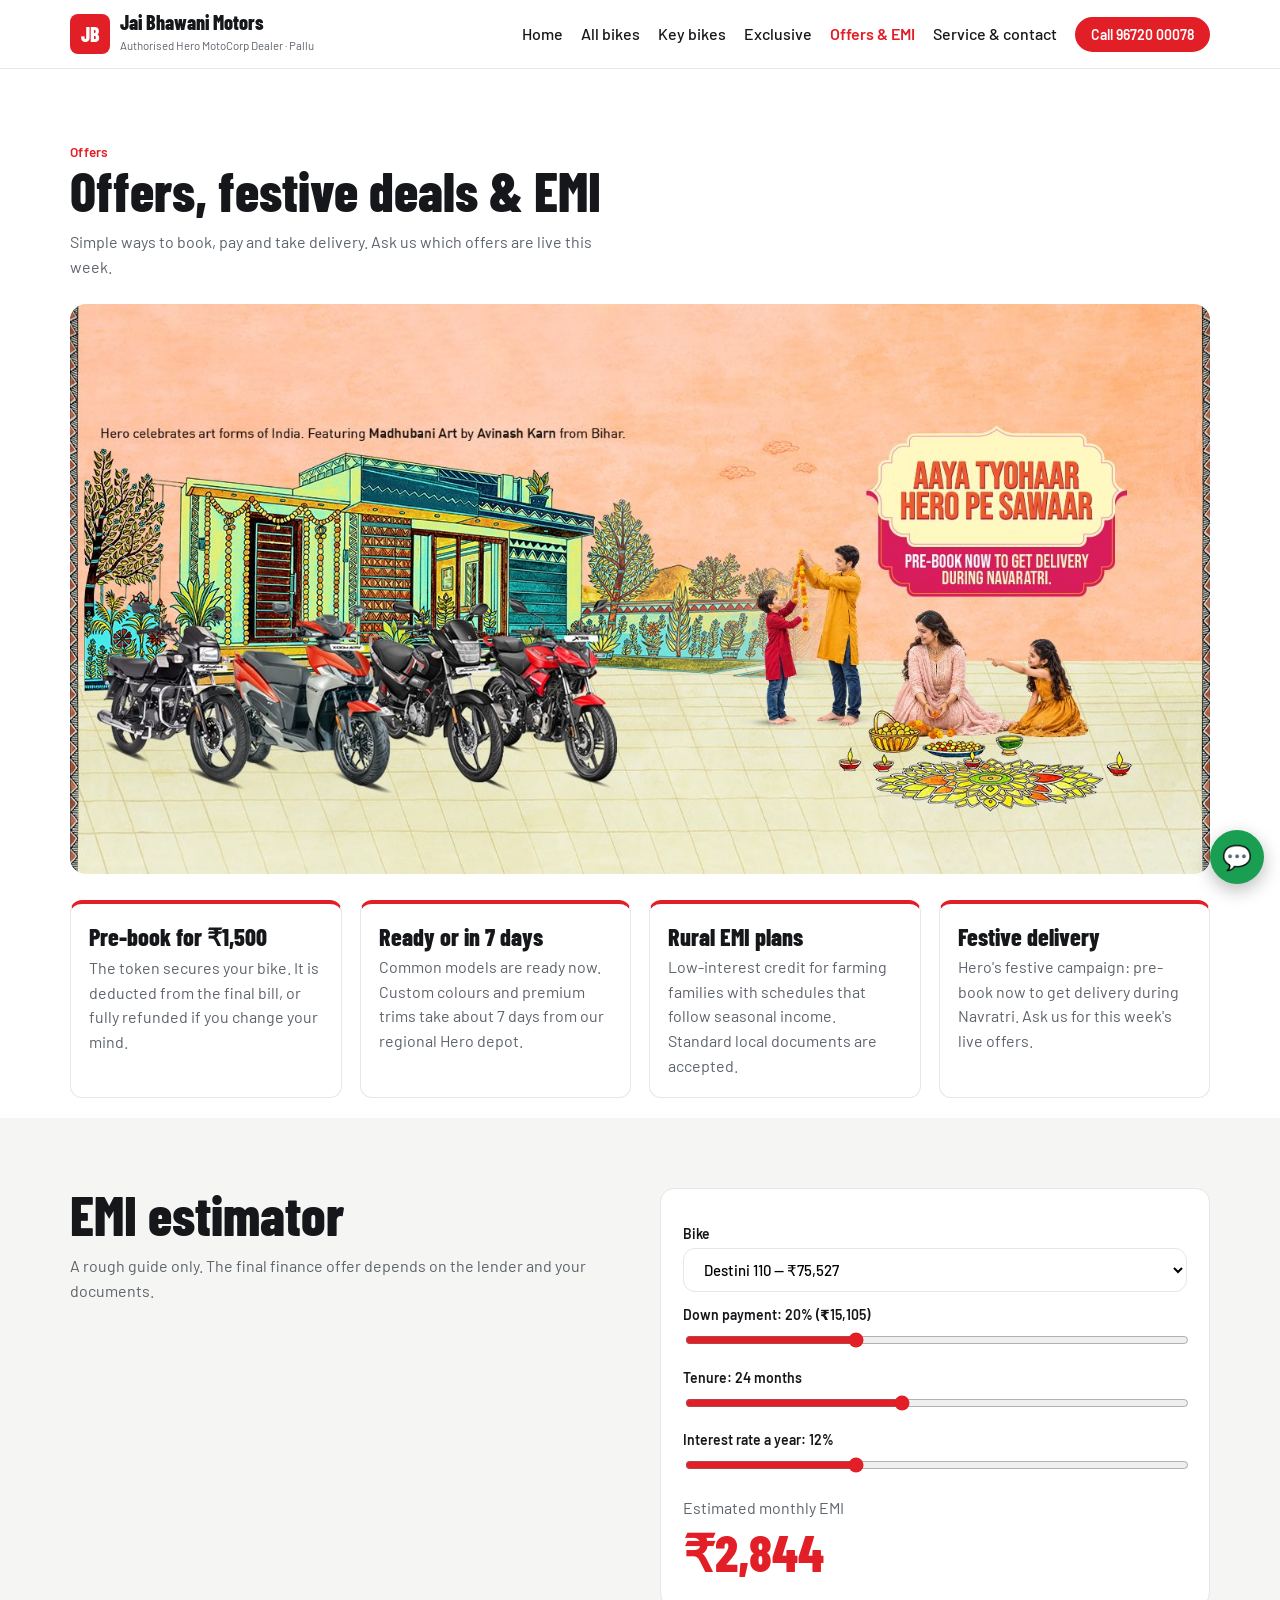
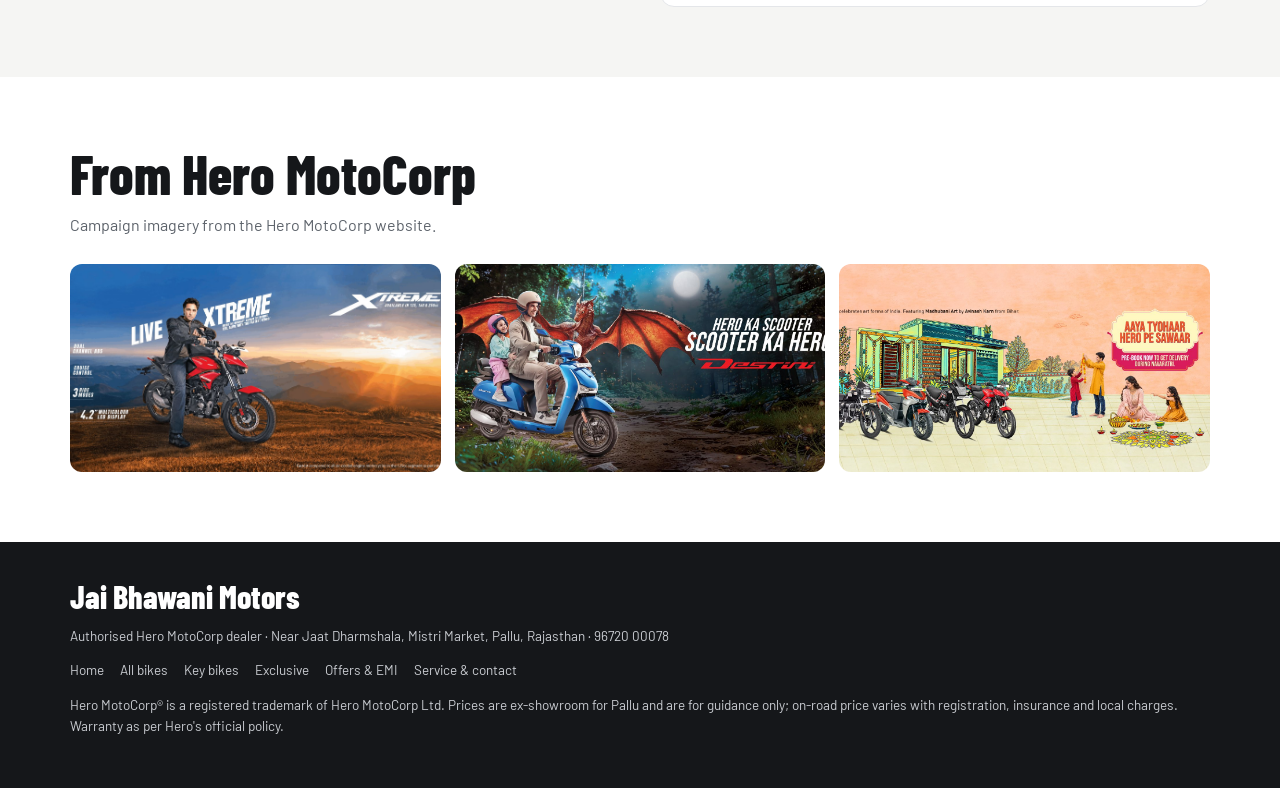
<file: offers.html>
<!DOCTYPE html>
<html lang="en"><head><meta charset="UTF-8"><meta name="viewport" content="width=device-width,initial-scale=1,viewport-fit=cover">
<title>Offers, festive deals and EMI — Jai Bhawani Motors</title><meta name="description" content="Pre-book for ₹1,500, festive delivery and an EMI estimator.">
<link rel="preconnect" href="https://fonts.googleapis.com"><link href="https://fonts.googleapis.com/css2?family=Barlow+Condensed:wght@600;700;800&family=Barlow:wght@400;500;600&display=swap" rel="stylesheet">
<link rel="stylesheet" href="css/style.css"></head>
<body data-page="offers">
<header><div class="w nav"><a class="logo" href="index.html"><span class="mark">JB</span><span><b>Jai Bhawani Motors</b><small>Authorised Hero MotoCorp Dealer · Pallu</small></span></a>
<nav class="links" id="links"><a href="index.html">Home</a><a href="collection.html">All bikes</a><a href="featured.html">Key bikes</a><a href="exclusive.html">Exclusive</a><a href="offers.html" class=on>Offers & EMI</a><a href="contact.html">Service & contact</a></nav><a class="btn red sm" href="tel:9672000078">Call 96720 00078</a><button class="burger" id="bg" aria-label="Menu">☰</button></div></header>
<main>
<section class="sec" style="padding-bottom:20px"><div class="w"><span class="tag">Offers</span><h2>Offers, festive deals &amp; EMI</h2><p class="lead">Simple ways to book, pay and take delivery. Ask us which offers are live this week.</p><a class="promo" style="margin-top:24px" href="contact.html#enquire"><img src="images/banners/festive.jpg" alt="Hero festive campaign: pre-book now to get delivery during Navratri"></a><div class="offers" id="offerc"></div></div></section>
<section class="sec soft"><div class="w two"><div><h2>EMI estimator</h2><p class="lead">A rough guide only. The final finance offer depends on the lender and your documents.</p></div><div class="panel"><label for="eb">Bike</label><select id="eb"></select><label>Down payment: <span id="dpv"></span></label><input type="range" id="dp" min="0" max="60" value="20"><label>Tenure: <span id="tnv"></span></label><input type="range" id="tn" min="6" max="48" step="6" value="24"><label>Interest rate a year: <span id="rtv"></span></label><input type="range" id="rt" min="6" max="24" step="0.5" value="12"><p class="mut" style="margin:16px 0 0">Estimated monthly EMI</p><div class="emi" id="emiv"></div></div></div></section>
<section class="sec"><div class="w"><h2>From Hero MotoCorp</h2><p class="lead">Campaign imagery from the Hero MotoCorp website.</p><div class="gal"><img src="images/banners/xtreme.jpg" alt="Hero Xtreme campaign"><img src="images/banners/destini.jpg" alt="Hero Destini campaign: Hero ka scooter, scooter ka Hero"><img src="images/banners/festive.jpg" alt="Hero festive campaign"></div></div></section>
<script>document.addEventListener("DOMContentLoaded",()=>{document.getElementById("offerc").innerHTML=OFFERS.map(o=>`<div><b>${o[0]}</b><p>${o[1]}</p></div>`).join("")})</script></main>
<footer><div class="w"><h3>Jai Bhawani Motors</h3><p>Authorised Hero MotoCorp dealer · Near Jaat Dharmshala, Mistri Market, Pallu, Rajasthan · 96720 00078</p><div class="fl"><a href="index.html">Home</a><a href="collection.html">All bikes</a><a href="featured.html">Key bikes</a><a href="exclusive.html">Exclusive</a><a href="offers.html" class=on>Offers & EMI</a><a href="contact.html">Service & contact</a></div>
<p>Hero MotoCorp® is a registered trademark of Hero MotoCorp Ltd. Prices are ex-showroom for Pallu and are for guidance only; on-road price varies with registration, insurance and local charges. Warranty as per Hero's official policy.</p></div></footer>
<a class="fab" data-wa="Hi, I would like to enquire about Hero bikes at Jai Bhawani Motors, Pallu." aria-label="WhatsApp">💬</a>
<script src="js/data.js"></script><script src="js/main.js"></script></body></html>
</file>
<file: css/style.css>
:root{--red:#e21f26;--ink:#15171a;--mut:#5d636b;--line:#e4e6e9;--soft:#f5f5f3;--wa:#1a9f52;--studio:#0a0b0c;color-scheme:light;box-sizing:border-box}
*,*:before,*:after{box-sizing:inherit}html{scroll-behavior:smooth;scroll-padding-top:80px}
body{margin:0;background:#fff;color:var(--ink);font:400 16px/1.55 Barlow,system-ui,sans-serif;padding-bottom:env(safe-area-inset-bottom,0px)}
@view-transition{navigation:auto}
h1,h2,h3,h4{font-family:'Barlow Condensed',sans-serif;line-height:1;margin:0;font-weight:800}h2{font-size:clamp(2.2rem,5vw,3.4rem)}h3{font-size:1.6rem}
a{color:inherit;text-decoration:none}img{max-width:100%;display:block}:focus-visible{outline:3px solid var(--red);outline-offset:2px}
.w{max-width:1180px;margin:0 auto;padding:0 20px}.sec{padding:70px 0}.soft{background:var(--soft)}.lead{color:var(--mut);max-width:62ch;margin:12px 0 0}.mut{color:var(--mut)}.tag{color:var(--red);font-weight:600;font-size:13.5px;letter-spacing:.02em}
.btn{display:inline-flex;gap:8px;align-items:center;justify-content:center;padding:12px 22px;border-radius:999px;border:2px solid var(--ink);background:none;cursor:pointer;font:600 15px Barlow,sans-serif;color:inherit}
.btn.red{background:var(--red);border-color:var(--red);color:#fff}.btn.wa{background:var(--wa);border-color:var(--wa);color:#fff}.btn.light{border-color:#fff;color:#fff}.btn.sm{padding:7px 14px;font-size:14px}.btn:hover{filter:brightness(.92)}
.cta{display:flex;gap:10px;flex-wrap:wrap}
header{position:sticky;top:0;z-index:20;background:#fffffff2;backdrop-filter:blur(8px);border-bottom:1px solid var(--line);padding-top:env(safe-area-inset-top,0px)}
.nav{display:flex;align-items:center;gap:18px;height:68px}.logo{display:flex;gap:10px;align-items:center;margin-right:auto}.mark{width:40px;height:40px;background:var(--red);color:#fff;display:grid;place-items:center;font:800 20px 'Barlow Condensed';border-radius:8px}
.logo b{display:block;font:800 20px/1 'Barlow Condensed'}.logo small{color:var(--mut);font-size:11.5px}.links{display:flex;gap:18px;font-weight:500}.links a:hover,.links a.on{color:var(--red)}.links a.on{font-weight:600}.burger{display:none;background:none;border:0;font-size:26px;cursor:pointer}
@media(max-width:980px){.burger{display:block}.links{display:none;position:absolute;top:calc(68px + env(safe-area-inset-top,0px));left:0;right:0;background:#fff;flex-direction:column;padding:16px 20px;border-bottom:1px solid var(--line)}.links.open{display:flex}.nav .btn{display:none}}
/* hero */
.hero{position:relative;background:#0a0b0c;color:#fff;overflow:hidden}.hero .bg{position:absolute;inset:0;width:100%;height:100%;object-fit:cover;opacity:.5}.hero:after{content:"";position:absolute;inset:0;background:linear-gradient(90deg,#0a0b0cf2 20%,#0a0b0c66 70%,#0a0b0c33)}
.hero .w{position:relative;z-index:1;padding-top:84px;padding-bottom:84px}.hero h1{font-size:clamp(3.4rem,9vw,7rem);text-transform:uppercase;max-width:11ch}.hero h1 em{color:var(--red);font-style:normal}.hero p{max-width:52ch;color:#d5d8dc}
.trust{display:grid;grid-template-columns:repeat(auto-fit,minmax(200px,1fr));gap:1px;background:var(--line);border-bottom:1px solid var(--line)}.trust div{background:#fff;padding:18px 20px}.trust b{display:block;font:800 1.6rem 'Barlow Condensed'}.trust span{color:var(--mut);font-size:14px}
.head{display:flex;justify-content:space-between;align-items:end;gap:16px;flex-wrap:wrap;margin-bottom:28px}
/* uniform bike tile: every image is 960x640 (3:2) on the same studio background */
.tile{position:relative;aspect-ratio:3/2;background:var(--studio);border-radius:14px;overflow:hidden;display:block}.tile img{width:100%;height:100%;object-fit:cover}
.badge{position:absolute;top:12px;left:12px;background:var(--red);color:#fff;font:700 12px Barlow;letter-spacing:.06em;text-transform:uppercase;padding:4px 10px;border-radius:999px}.badge.dk{background:#fff;color:var(--ink)}
/* deck */
.deck{position:relative;outline:none}.deck-track{display:flex;gap:18px;overflow-x:auto;scroll-snap-type:x mandatory;padding:30px calc(50% - var(--cw)/2) 44px;--cw:clamp(270px,74vw,420px);scrollbar-width:none;cursor:grab;-webkit-overflow-scrolling:touch;overscroll-behavior-x:contain}.deck-track::-webkit-scrollbar{display:none}
.deck-track.drag{scroll-snap-type:none;cursor:grabbing;user-select:none}.dcard{flex:0 0 var(--cw);scroll-snap-align:center;background:#fff;border-radius:20px;box-shadow:0 18px 40px #0003;overflow:hidden;transition:box-shadow .3s;will-change:transform}.dcard.on{box-shadow:0 26px 60px #0005}.dcard .tile{border-radius:0}
.dcard .b{padding:16px 18px 20px;display:flex;flex-direction:column;gap:8px}.dcard h3{font-size:1.9rem}.deck-ctl{display:flex;gap:12px;align-items:center;justify-content:center;margin-top:-6px}.deck-dots{display:flex;gap:7px}.deck-dots button{width:8px;height:8px;border-radius:50%;border:0;background:#c5c8cc;padding:0;cursor:pointer}.deck-dots button.on{background:var(--red);width:22px;border-radius:8px}
.arrow{width:42px;height:42px;border-radius:50%;border:1.5px solid var(--line);background:#fff;font-size:18px;cursor:pointer}.dark .arrow{background:#1a1c20;border-color:#333;color:#fff}
.price{font:800 1.7rem 'Barlow Condensed'}.price small{display:block;font:400 12px Barlow;color:var(--mut)}
.pills{display:flex;gap:6px;flex-wrap:wrap}.pills span{background:var(--soft);padding:2px 10px;border-radius:6px;font-size:13px;font-weight:500}
/* grid */
.grid{display:grid;grid-template-columns:repeat(auto-fill,minmax(270px,1fr));gap:20px}.card{background:#fff;border:1px solid var(--line);border-radius:14px;overflow:hidden;display:flex;flex-direction:column}.card .tile{border-radius:0}.card .b{padding:16px 18px 18px;display:flex;flex-direction:column;gap:8px;flex:1}.row{display:flex;gap:8px;align-items:center;flex-wrap:wrap;margin-top:auto}.row label{font-size:13.5px;color:var(--mut);margin-left:auto;cursor:pointer}
.tools{display:flex;gap:10px;flex-wrap:wrap;margin:24px 0;align-items:center}.tools input,.tools select,.panel select,.panel input,.panel textarea{padding:11px 16px;border-radius:12px;border:1.5px solid var(--line);font:500 15px Barlow,sans-serif;background:#fff;width:100%}.tools input{flex:1;min-width:200px;width:auto;border-radius:999px}.tools select{width:auto;border-radius:999px}
.chip{padding:8px 16px;border-radius:999px;border:1.5px solid var(--line);background:#fff;font:600 14.5px Barlow,sans-serif;cursor:pointer}.chip[aria-pressed=true]{background:var(--red);border-color:var(--red);color:#fff}.chips{display:flex;gap:8px;flex-wrap:wrap}.empty{padding:40px;text-align:center;color:var(--mut)}.note{font-size:13px;color:var(--mut);margin-top:14px}
.two{display:grid;grid-template-columns:1fr 1fr;gap:40px;align-items:start}@media(max-width:820px){.two{grid-template-columns:1fr}}
.panel{background:#fff;border:1px solid var(--line);border-radius:14px;padding:22px}.panel label{display:block;font-weight:600;font-size:14px;margin:12px 0 4px}.panel input[type=range]{padding:0;accent-color:var(--red);border:0}.emi{font:800 3.2rem 'Barlow Condensed';color:var(--red)}
.offers{display:grid;grid-template-columns:repeat(auto-fit,minmax(240px,1fr));gap:18px;margin-top:26px}.offers>div{border:1px solid var(--line);border-top:4px solid var(--red);border-radius:12px;padding:18px;background:#fff}.offers b{font:800 1.5rem 'Barlow Condensed';display:block;margin-bottom:4px}.offers p{margin:0;color:var(--mut)}
.promo{border-radius:16px;overflow:hidden;position:relative;display:block}.promo img{width:100%}.gal{display:grid;grid-template-columns:repeat(auto-fit,minmax(280px,1fr));gap:14px;margin-top:26px}.gal img{width:100%;aspect-ratio:16/9;object-fit:cover;border-radius:12px}
details{border-bottom:1px solid var(--line);padding:15px 0}summary{cursor:pointer;font:700 1.3rem 'Barlow Condensed';list-style:none;display:flex;justify-content:space-between;gap:12px}summary:after{content:"+";color:var(--red)}details[open] summary:after{content:"–"}details p{color:var(--mut);margin:8px 0 0}
.st{display:grid;grid-template-columns:250px 1fr;gap:26px;margin-top:26px}.sl{display:flex;flex-direction:column;gap:6px}.sl button{text-align:left;padding:13px 16px;border-radius:10px;border:1.5px solid var(--line);background:#fff;font:600 16px Barlow,sans-serif;cursor:pointer}.sl button[aria-selected=true]{background:var(--ink);color:#fff;border-color:var(--ink)}.sp ul{columns:2;padding-left:18px;margin:14px 0 0}.sp li{margin-bottom:8px}
@media(max-width:820px){.st{grid-template-columns:1fr}.sl{flex-direction:row;overflow-x:auto}.sl button{white-space:nowrap}.sp ul{columns:1}}
.info p{margin:0 0 14px}.info b{display:block;font:700 1.15rem 'Barlow Condensed'}.open-now{padding:2px 12px;border-radius:999px;font-weight:600;font-size:13px}.y{background:#dff5e7;color:#127a3c}.n{background:#fde3e3;color:#a4161c}
table{width:100%;border-collapse:collapse;font-size:15px}th,td{text-align:left;padding:10px 12px;border-bottom:1px solid var(--line);vertical-align:top}th{color:var(--mut);font-weight:500;width:38%}.tw{overflow-x:auto}.tw table{min-width:560px}.tw th{width:auto;font-weight:700;color:var(--ink)}
.dg{display:grid;grid-template-columns:1.1fr 1fr;gap:34px;align-items:start;padding:30px 0 60px}@media(max-width:820px){.dg{grid-template-columns:1fr}}
.crumb{font-size:14px;color:var(--mut);padding-top:20px}.crumb a{color:var(--red)}
/* featured editorial */
.ed{display:grid;grid-template-columns:1.1fr 1fr;gap:40px;align-items:center;padding:34px 0;border-bottom:1px solid var(--line)}.ed:nth-child(even) .tile{order:2}.ed .num{font:800 5rem/1 'Barlow Condensed';color:#ececea}@media(max-width:820px){.ed{grid-template-columns:1fr}.ed:nth-child(even) .tile{order:0}}
/* exclusive (dark) */
body.dark{background:#08090a;color:#fff}body.dark header{background:#08090af2;border-color:#222}body.dark .logo small,body.dark .mut,body.dark .lead{color:#9aa0a8}body.dark .links a:hover,body.dark .links a.on{color:#ff5a5f}body.dark .burger{color:#fff}body.dark .links{background:#08090a}
.ex-hero{position:relative;padding:56px 0 30px;text-align:center;overflow:hidden;background:radial-gradient(60% 55% at 50% 55%,#2a1214 0,#08090a 70%)}.ex-hero h1{font-size:clamp(3.6rem,11vw,9rem);text-transform:uppercase;letter-spacing:-.01em}.ex-hero h1 em{color:var(--red);font-style:normal}
.ex-stage{max-width:900px;margin:0 auto;position:relative}.ex-stage .tile{border-radius:24px;box-shadow:0 30px 90px #e21f2644}
.stats{display:grid;grid-template-columns:repeat(auto-fit,minmax(170px,1fr));gap:1px;background:#222;margin-top:40px;border-radius:14px;overflow:hidden}.stats div{background:#0e0f11;padding:22px 16px}.stats b{display:block;font:800 2.2rem/1 'Barlow Condensed';color:#fff}.stats span{color:#9aa0a8;font-size:14px}
.ex-story{display:grid;grid-template-columns:1fr 1fr;gap:40px;align-items:center}@media(max-width:820px){.ex-story{grid-template-columns:1fr}}.ex-story h2{font-size:clamp(2.4rem,6vw,4.4rem)}
body.dark .dcard{background:#131518;color:#fff}body.dark .pills span{background:#22252a}body.dark .price small{color:#9aa0a8}
footer{background:var(--ink);color:#c9ccd1;padding:38px 0;font-size:13.5px}footer h3{color:#fff;font-size:2rem;margin-bottom:6px}footer .fl{display:flex;gap:16px;flex-wrap:wrap;margin:10px 0}footer .fl a:hover{color:#fff}
.fab{position:fixed;right:16px;bottom:calc(16px + env(safe-area-inset-bottom,0px));width:54px;height:54px;border-radius:50%;background:var(--wa);display:grid;place-items:center;z-index:30;box-shadow:0 6px 18px #0004;color:#fff;font-size:24px}
.cbar{position:fixed;left:50%;transform:translateX(-50%);bottom:calc(16px + env(safe-area-inset-bottom,0px));z-index:31;background:var(--ink);color:#fff;border-radius:999px;padding:8px 8px 8px 20px;display:none;gap:14px;align-items:center;box-shadow:0 6px 24px #0005}
.modal{display:none;position:fixed;inset:0;z-index:40;background:#fff;overflow:auto}.modal.on{display:block}.mh{position:sticky;top:0;background:#fff;border-bottom:1px solid var(--line);padding:12px 20px;display:flex;justify-content:space-between;align-items:center}
.reveal{opacity:0;transform:translateY(18px);transition:opacity .6s,transform .6s}.reveal.in{opacity:1;transform:none}
@media(prefers-reduced-motion:reduce){*{animation:none!important;transition:none!important;scroll-behavior:auto}.reveal{opacity:1;transform:none}}
</file>
